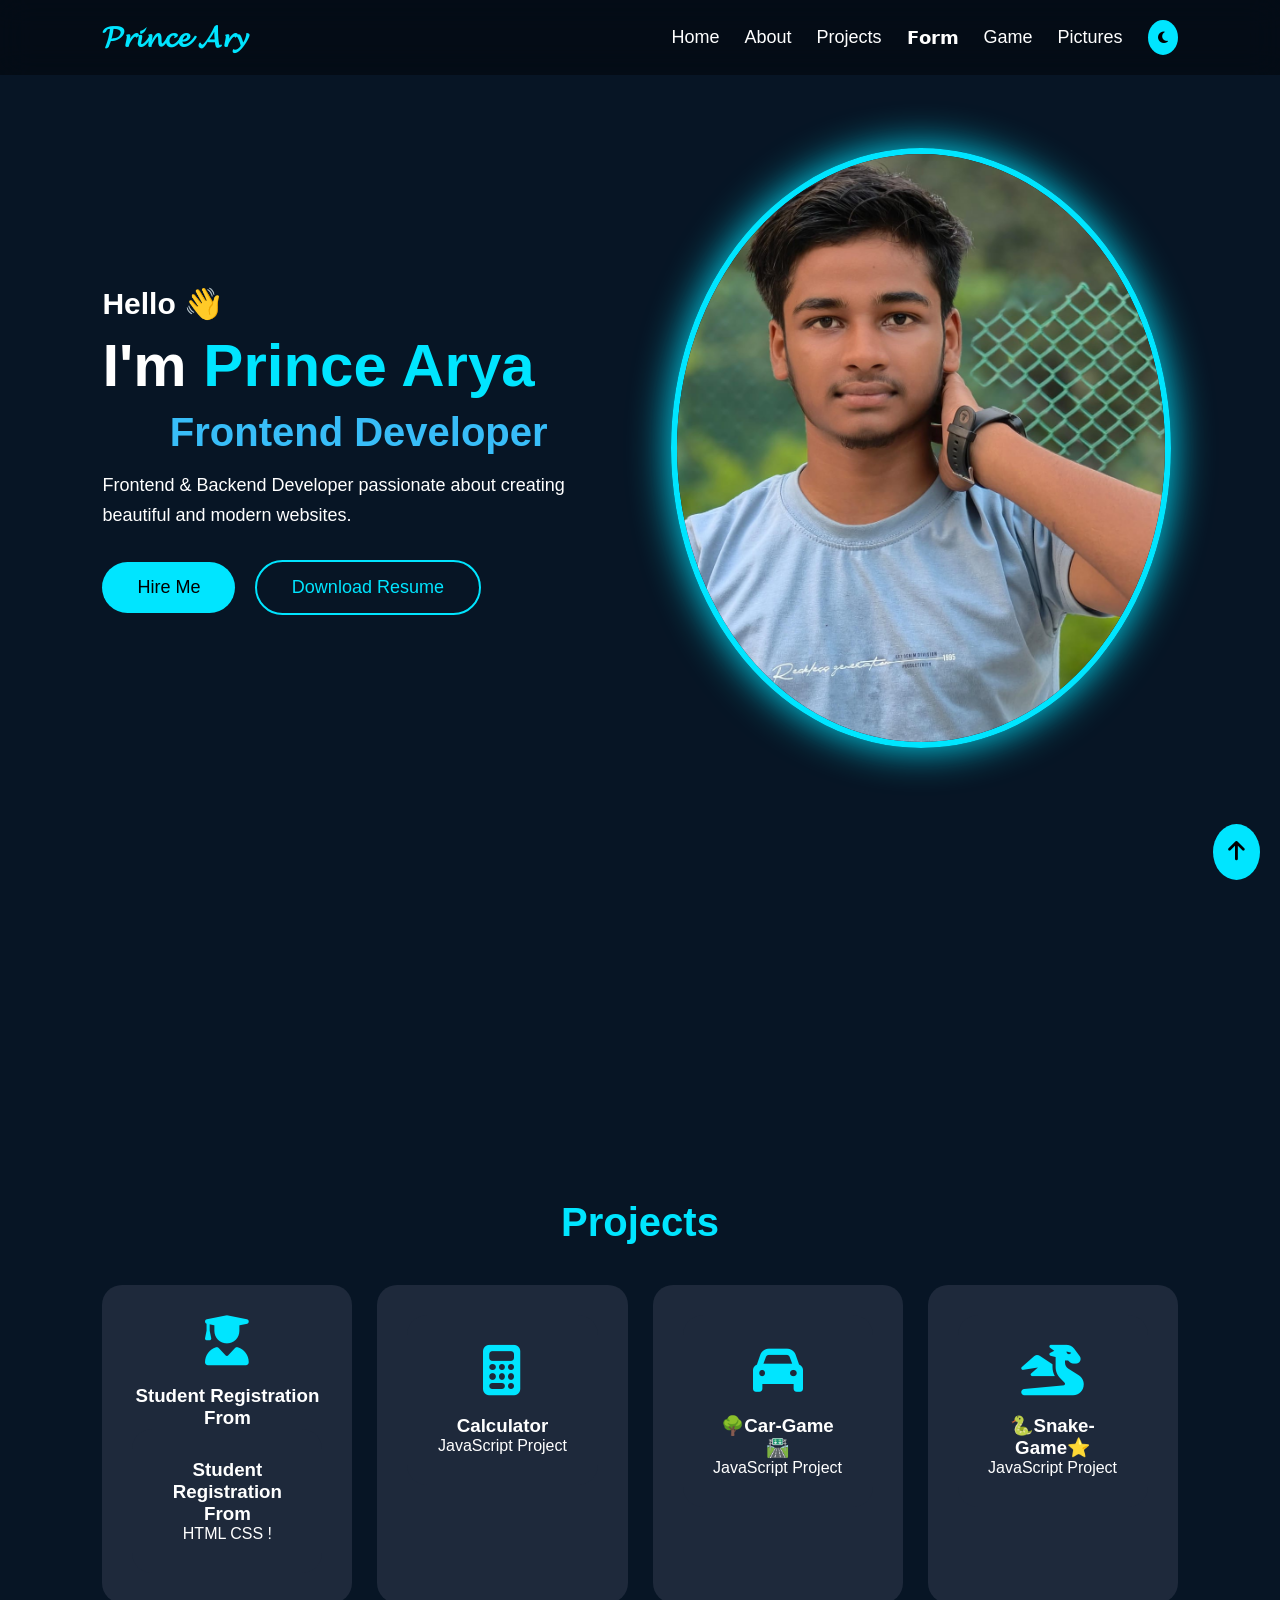
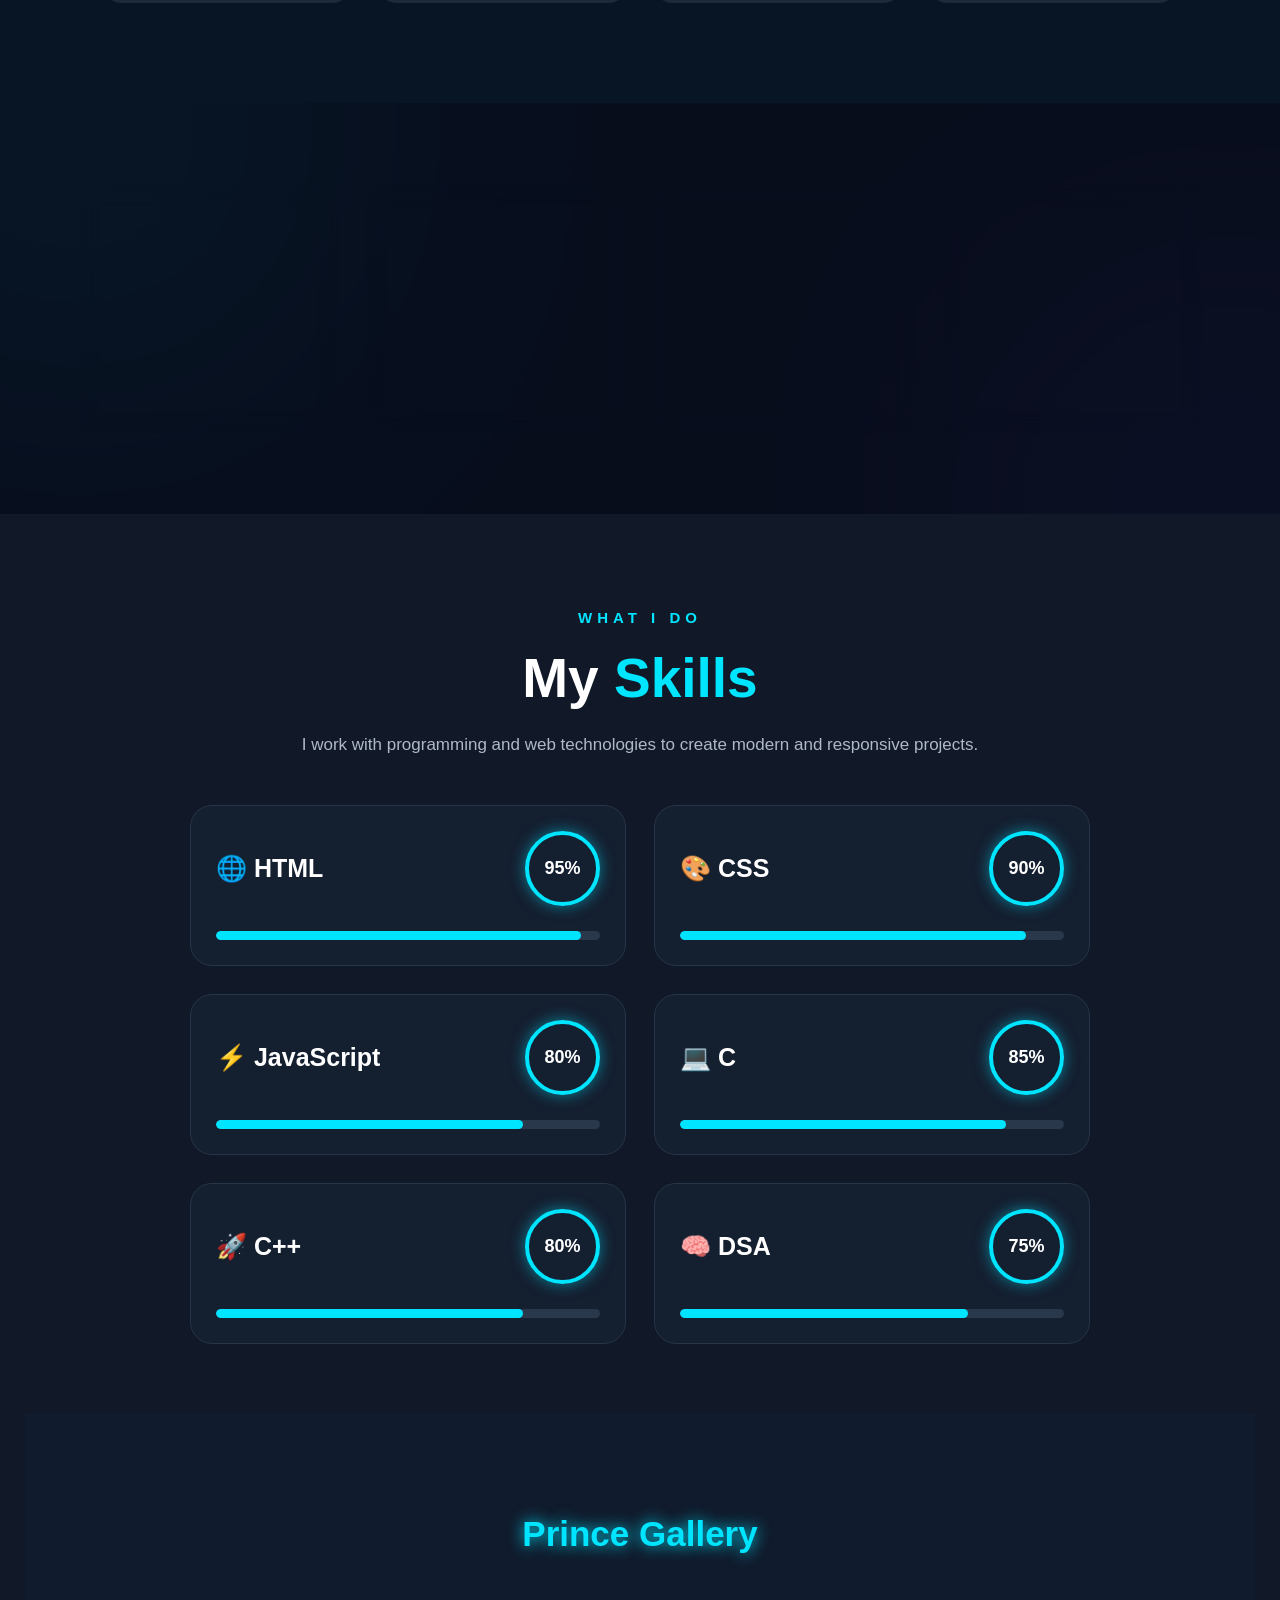
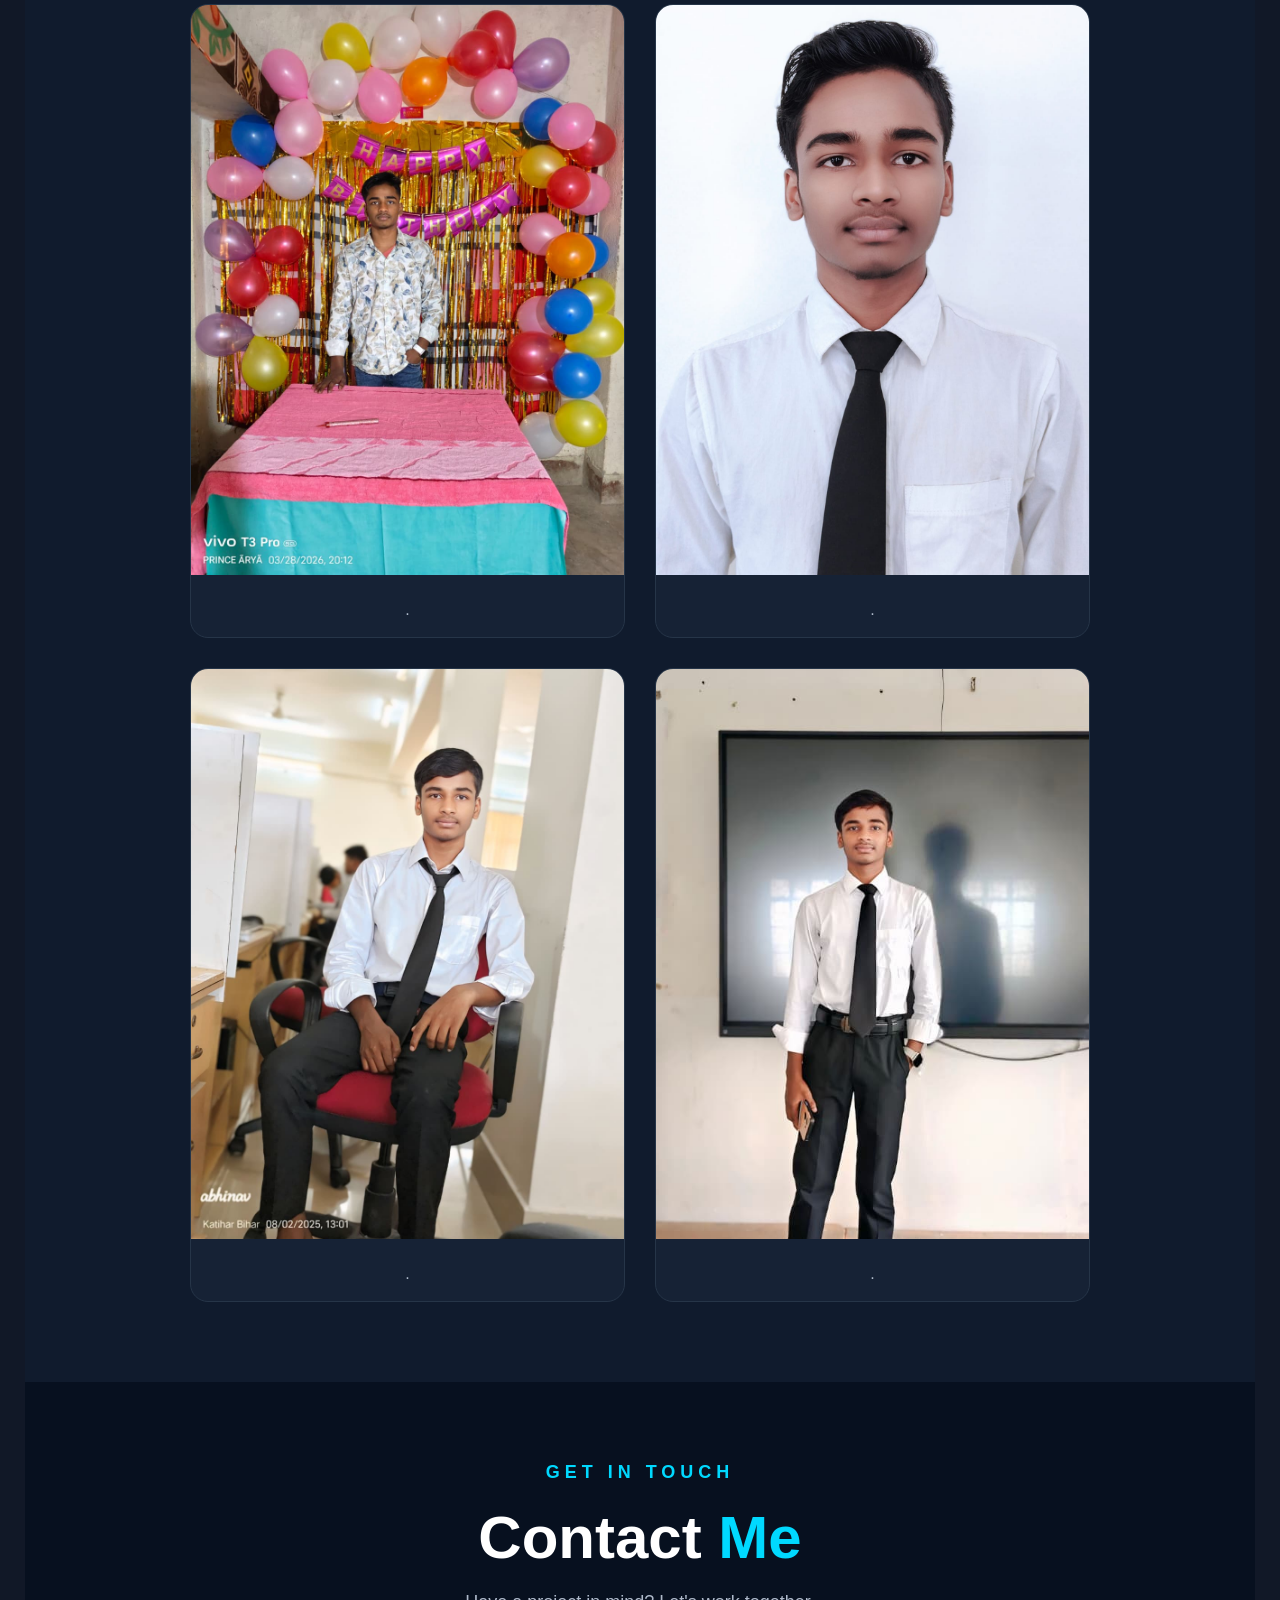
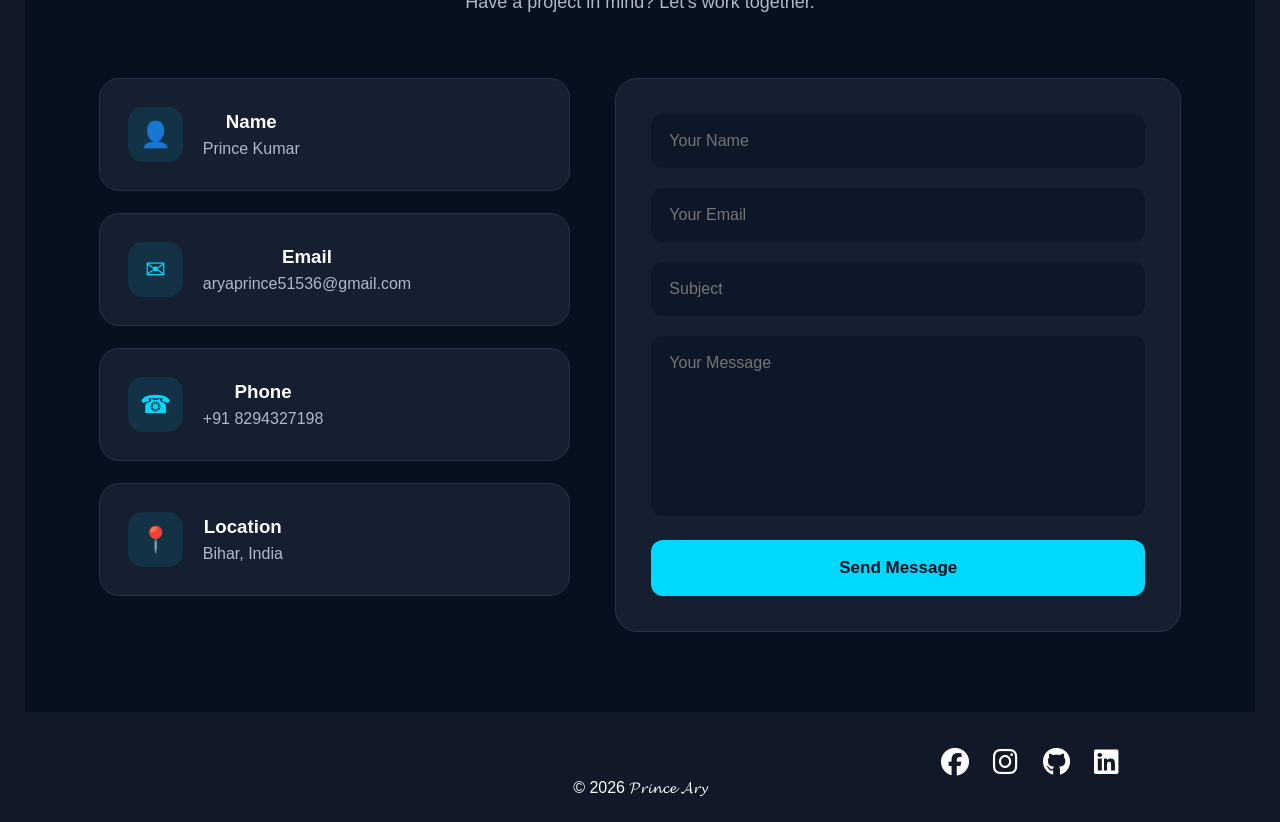
<file: index.html>
<!DOCTYPE html>
<head>
<meta name="viewport" content="width=device-width, initial-scale=1.0">
<title>Prince Arya | Portfolio</title>

<link rel="stylesheet" href="style.css">

<link rel="stylesheet"
href="https://cdnjs.cloudflare.com/ajax/libs/font-awesome/6.5.2/css/all.min.css">

</head>
<meta name="google-site-verification" content="_aAHQvYV5EZyT7HZ7tMUchW8dD4fBL8ma1xrGVbJxU8" />

<body>
<header>

<div class="logo">
𝓟𝓻𝓲𝓷𝓬𝓮 𝓐𝓻𝔂
</div>

<nav>

<a href="#home">Home</a>
<a href="about.html">About</a>
<!-- <a href="#skills">Skills</a> -->
<a href="#projects">Projects</a>
<!-- <a href="#contact">Contact</a> -->
<a href="form.html">𝗙𝗼𝗿𝗺</a>
<a href="game.html">Game</a>
<a href="picture.html">Pictures</a>

<button id="mode">
<i class="fa-solid fa-moon"></i>
</button>

</nav>

</header>

<section class="home" id="home">

<div class="left">

<h3>Hello 👋</h3>

<h1>I'm <span>Prince Arya</span></h1>

<h2 id="typing"></h2>

<p>
Frontend & Backend Developer passionate about creating beautiful and modern websites.
</p>

<div class="btns">

<a href="#contact" class="btn">
Hire Me
</a>

<a href="resume.html" class="btn2" download>
Download Resume
</a>

</div>



</div>
<div class="right">
    <img src ="princeee.jpeg" alt="𝓟𝓻𝓲𝓷𝓬𝓮 𝓐𝓻𝔂" class="profile">
    <!-- <img src="pict/pi4.jpeg" alt="𝓟𝓻𝓲𝓷𝓬𝓮 𝓐𝓻𝔂"> -->
</div>


</section>

<section id="about" class="about">

</section>


</div>

</section>

<section id="projects">

<h2>Projects</h2>

<div class="cards">

<div class="card">

<i class="fa-solid fa-user-graduate"></i>

<h3>Student Registration From</h3>

<a href="form.html" style="text-decoration:none; color:white;">
    <div class="card">
        
        <h3>Student Registration From</h3>
        <p>HTML CSS !</p>
    </div>
</a>
</div>
<!-- 
<div class="card">
    <a href="index.html" style="text-decoration:none; color:white;"></a>

<i class="fa-solid fa-globe"></i>

<h3>Portfolio Website</h3>

<p>Responsive Design</p>

</div> -->

<div class="card">

<a href="calculator.html" style="text-decoration:none;color:white;">
    <div class="card">
        <i class="fa-solid fa-calculator"></i>
        <h3>Calculator</h3>
        <p>JavaScript Project</p>
    </div>

</a>

</div>
<div class="card">

<a href="game.html" style="text-decoration:none;color:white;">
    <div class="card">
        <i class="fa-solid fa-car"></i>
        <h3>🌳Car-Game🛣️</h3>
        <p>JavaScript Project</p>
    </div>

</a>

</div>
<div class="card">

<a href="game2.html" style="text-decoration:none;color:white;">
    <div class="card">
        <!-- <i class="fa-solid fa-calculator"></i> -->
        <i class="fa-solid fa-dragon"></i>
        <h3>🐍Snake-Game⭐</h3>
        <p>JavaScript Project</p>
        
    </div>

</a>

</div>
</div>

        
</section>


<!-- ===== UNIQUE STATS SECTION ===== -->

<section class="stats-section">

    <div class="stats-container">

        <!-- Projects -->
        <div class="stat-card">
            <div class="stat-icon">🚀</div>

            <div class="stat-number">
                50<span>+</span>
            </div>

            <div class="stat-title">
                Projects
            </div>

            <div class="stat-line"></div>
        </div>


        <!-- Certificates -->
        <div class="stat-card">
            <div class="stat-icon">🏆</div>

            <div class="stat-number">
                10<span>+</span>
            </div>

            <div class="stat-title">
                Certificates
            </div>

            <div class="stat-line"></div>
        </div>


        <!-- Dedication -->
        <div class="stat-card">
            <div class="stat-icon">⚡</div>

            <div class="stat-number">
                100<span>%</span>
            </div>

            <div class="stat-title">
                Dedication
            </div>

            <div class="stat-line"></div>
        </div>


        <!-- Coding -->
        <div class="stat-card">
            <div class="stat-icon">💻</div>

            <div class="stat-number">
                8<span>+</span>
            </div>

            <div class="stat-title">
                Technologies
            </div>

            <div class="stat-line"></div>
        </div>

    </div>

</section>
<footer>

<p>
<!-- <div class="social" style="position: relative; left: 400px;">

<a href="#"><i class="fab fa-facebook"></i></a>

<a href="https://www.instagram.com/its__prince_arya01?igsh=cTFlcjRrZjR6aXhi"><i class="fab fa-instagram"></i></a>

<a href="https://www.instagram.com/its__prince_arya01?igsh=cTFlcjRrZjR6aXhi"><i class="fab fa-github"></i></a>

<a href="#"><i class="fab fa-linkedin"></i></a>

</div>
© 2026 𝓟𝓻𝓲𝓷𝓬𝓮 𝓐𝓻𝔂

</p> -->
<!-- ================= SKILLS ================= -->

    <section class="skills-section">

        <div class="small-title">WHAT I DO</div>

        <h1>My <span>Skills</span></h1>

        <p class="description">
            I work with programming and web technologies to create modern and responsive projects.
        </p>

        <div class="skills-container">

            <!-- HTML -->
            <div class="skill-card">
                <div class="skill-top">
                    <div class="skill-name">🌐 HTML</div>
                    <div class="percent">95%</div>
                </div>

                <div class="progress">
                    <div class="progress-bar html"></div>
                </div>
            </div>

            <!-- CSS -->
            <div class="skill-card">
                <div class="skill-top">
                    <div class="skill-name">🎨 CSS</div>
                    <div class="percent">90%</div>
                </div>

                <div class="progress">
                    <div class="progress-bar css"></div>
                </div>
            </div>

            <!-- JavaScript -->
            <div class="skill-card">
                <div class="skill-top">
                    <div class="skill-name">⚡ JavaScript</div>
                    <div class="percent">80%</div>
                </div>

                <div class="progress">
                    <div class="progress-bar javascript"></div>
                </div>
            </div>

            <!-- C -->
            <div class="skill-card">
                <div class="skill-top">
                    <div class="skill-name">💻 C</div>
                    <div class="percent">85%</div>
                </div>

                <div class="progress">
                    <div class="progress-bar c"></div>
                </div>
            </div>

            <!-- C++ -->
            <div class="skill-card">
                <div class="skill-top">
                    <div class="skill-name">🚀 C++</div>
                    <div class="percent">80%</div>
                </div>

                <div class="progress">
                    <div class="progress-bar cpp"></div>
                </div>
            </div>

            <!-- DSA -->
            <div class="skill-card">
                <div class="skill-top">
                    <div class="skill-name">🧠 DSA</div>
                    <div class="percent">75%</div>
                </div>

                <div class="progress">
                    <div class="progress-bar dsa"></div>
                </div>
            </div>

        </div>
    </section>


    <!-- ================= PROJECTS ================= -->

    <section class="projects-section">

        <!-- <div class="small-title">MY WORK</div>

        <h2 class="projects-title">
            Latest <span>Projects</span>
        </h2> -->

        <!-- Prince instead -->
        <div class="prince-name">Prince Gallery</div>

        <p class="description">
            <!-- Some projects that I have designed and developed. -->
        </p>

        <div class="projects-container">

            <div class="project-card">
                <img src="arya1.jpeg" alt="Project 1">
                <div class="project-info">
                    <h3></h3>
                    <p>.</p>
                </div>
            </div>

            <div class="project-card">
                <img src="arya2.jpeg" alt="Project 2">
                <div class="project-info">
                    <h3></h3>
                    <p>.</p>
                </div>
            </div>

            <div class="project-card">
                <img src="arya3.jpeg" alt="Project 3">
                <div class="project-info">
                    <h3></h3>
                    <p>.</p>
                </div>
                
            </div>

            <div class="project-card">
                <img src="arya4.jpeg" alt="Project 3">
                <div class="project-info">
                    <h3></h3>
                    <p>.</p>
                </div>
        </div>

    </section>

    <section class="contact" id="contact">

    <div class="contact-title">
        <span>GET IN TOUCH</span>
        <h1>Contact <b>Me</b></h1>
        <p>Have a project in mind? Let's work together.</p>
    </div>


    <div class="contact-container">

        <!-- LEFT SIDE -->
        <div class="contact-info">

            <div class="info-box">
                <div class="icon">👤</div>
                <div>
                    <h3>Name</h3>
                    <p>Prince Kumar</p>
                </div>
            </div>


            <div class="info-box">
                <div class="icon">✉</div>
                <div>
                    <h3>Email</h3>
                    <p>aryaprince51536@gmail.com</p>
                </div>
            </div>


            <div class="info-box">
                <div class="icon">☎</div>
                <div>
                    <h3>Phone</h3>
                    <p>+91 8294327198</p>
                </div>
            </div>


            <div class="info-box">
                <div class="icon">📍</div>
                <div>
                    <h3>Location</h3>
                    <p>Bihar, India</p>
                </div>
            </div>

        </div>


        <!-- RIGHT SIDE -->
        <div class="contact-form">

            <input
                type="text"
                placeholder="Your Name"
                required
            >

            <input
                type="email"
                placeholder="Your Email"
                required
            >

            <input
                type="text"
                placeholder="Subject"
                required
            >

            <textarea
                placeholder="Your Message"
                required
            ></textarea>

            <button type="submit">
                Send Message
            </button>

        </div>

    </div>

</section>
    <div class="social" style="position: relative; left: 400px;">

<a href="#"><i class="fab fa-facebook"></i></a>

<a href="https://www.instagram.com/its__prince_arya01?igsh=cTFlcjRrZjR6aXhi"><i class="fab fa-instagram"></i></a>

<a href="https://www.instagram.com/its__prince_arya01?igsh=cTFlcjRrZjR6aXhi"><i class="fab fa-github"></i></a>

<a href="#"><i class="fab fa-linkedin"></i></a>

</div>
© 2026 𝓟𝓻𝓲𝓷𝓬𝓮 𝓐𝓻𝔂

</p>
</footer>

<a href="#home" id="top">
<i class="fa-solid fa-arrow-up"></i>
</a>

<script src="prince.js"></script>

</body>
</html>
</file>
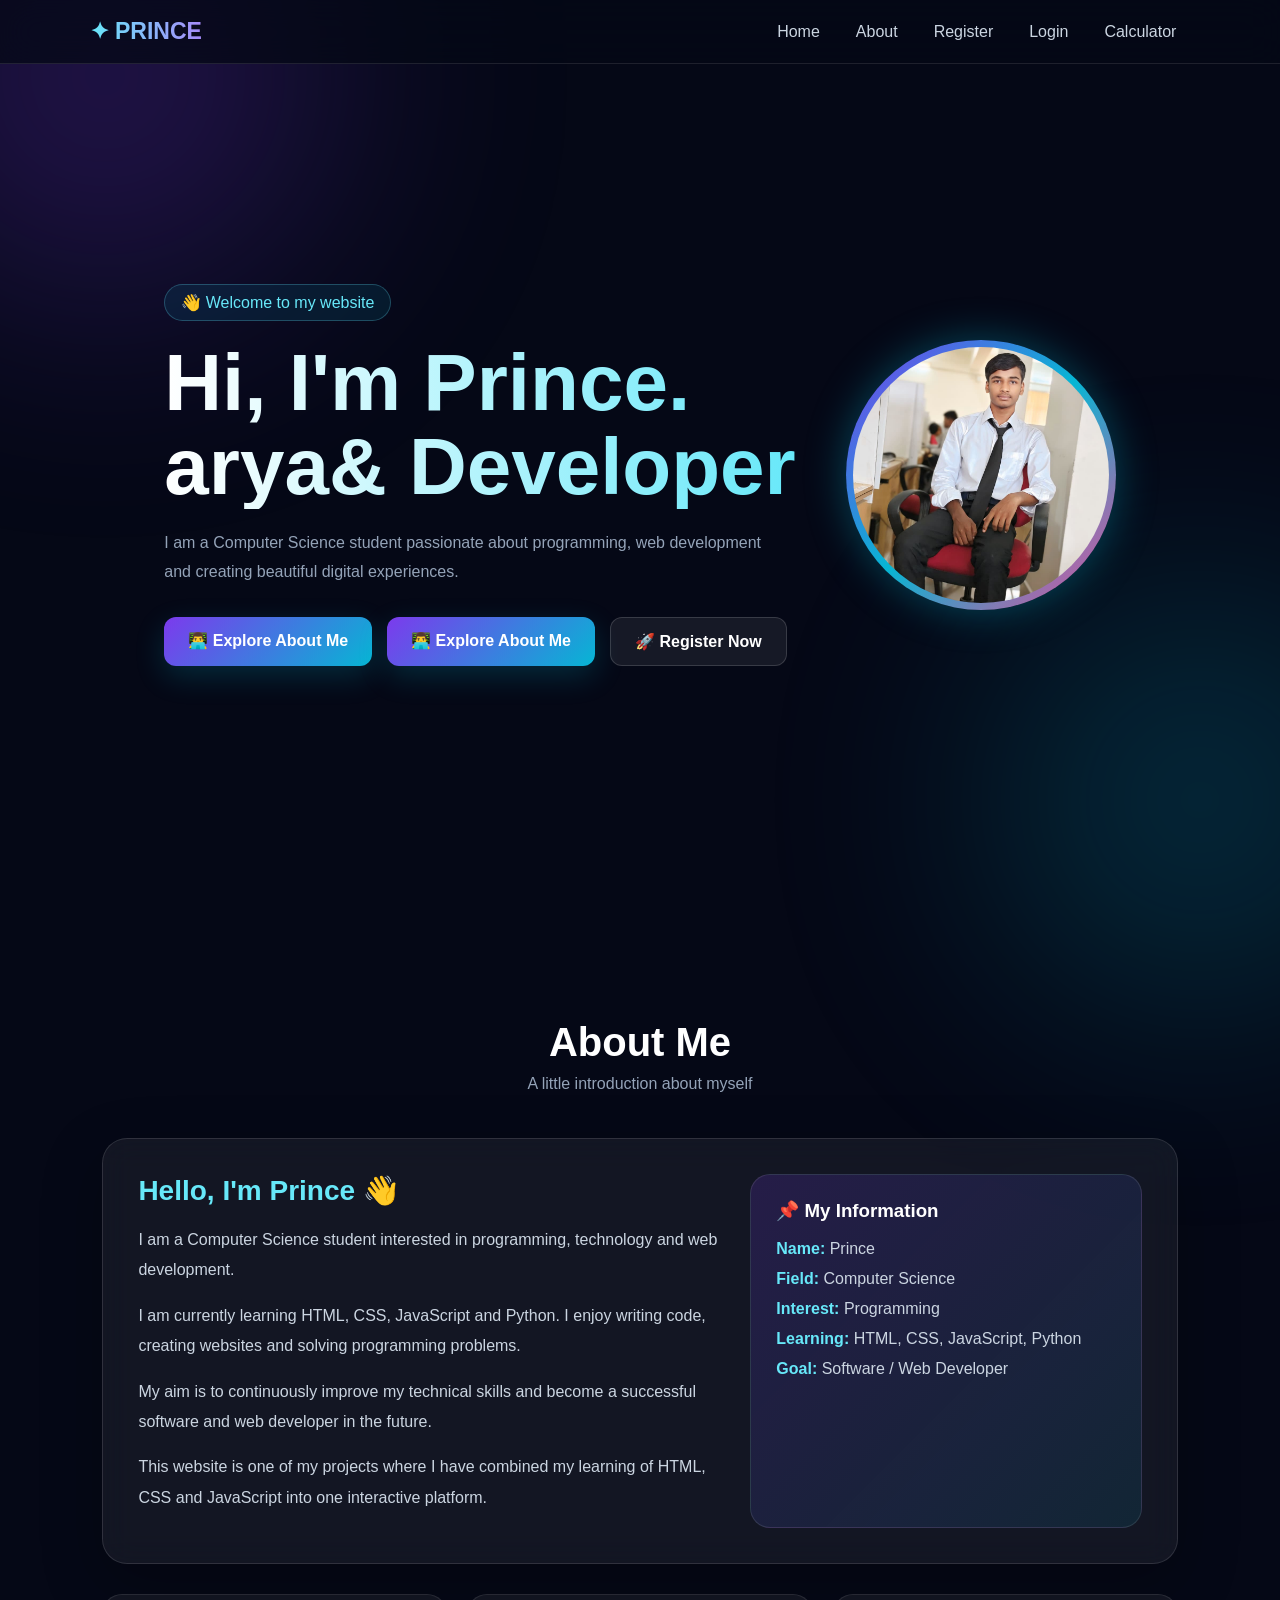
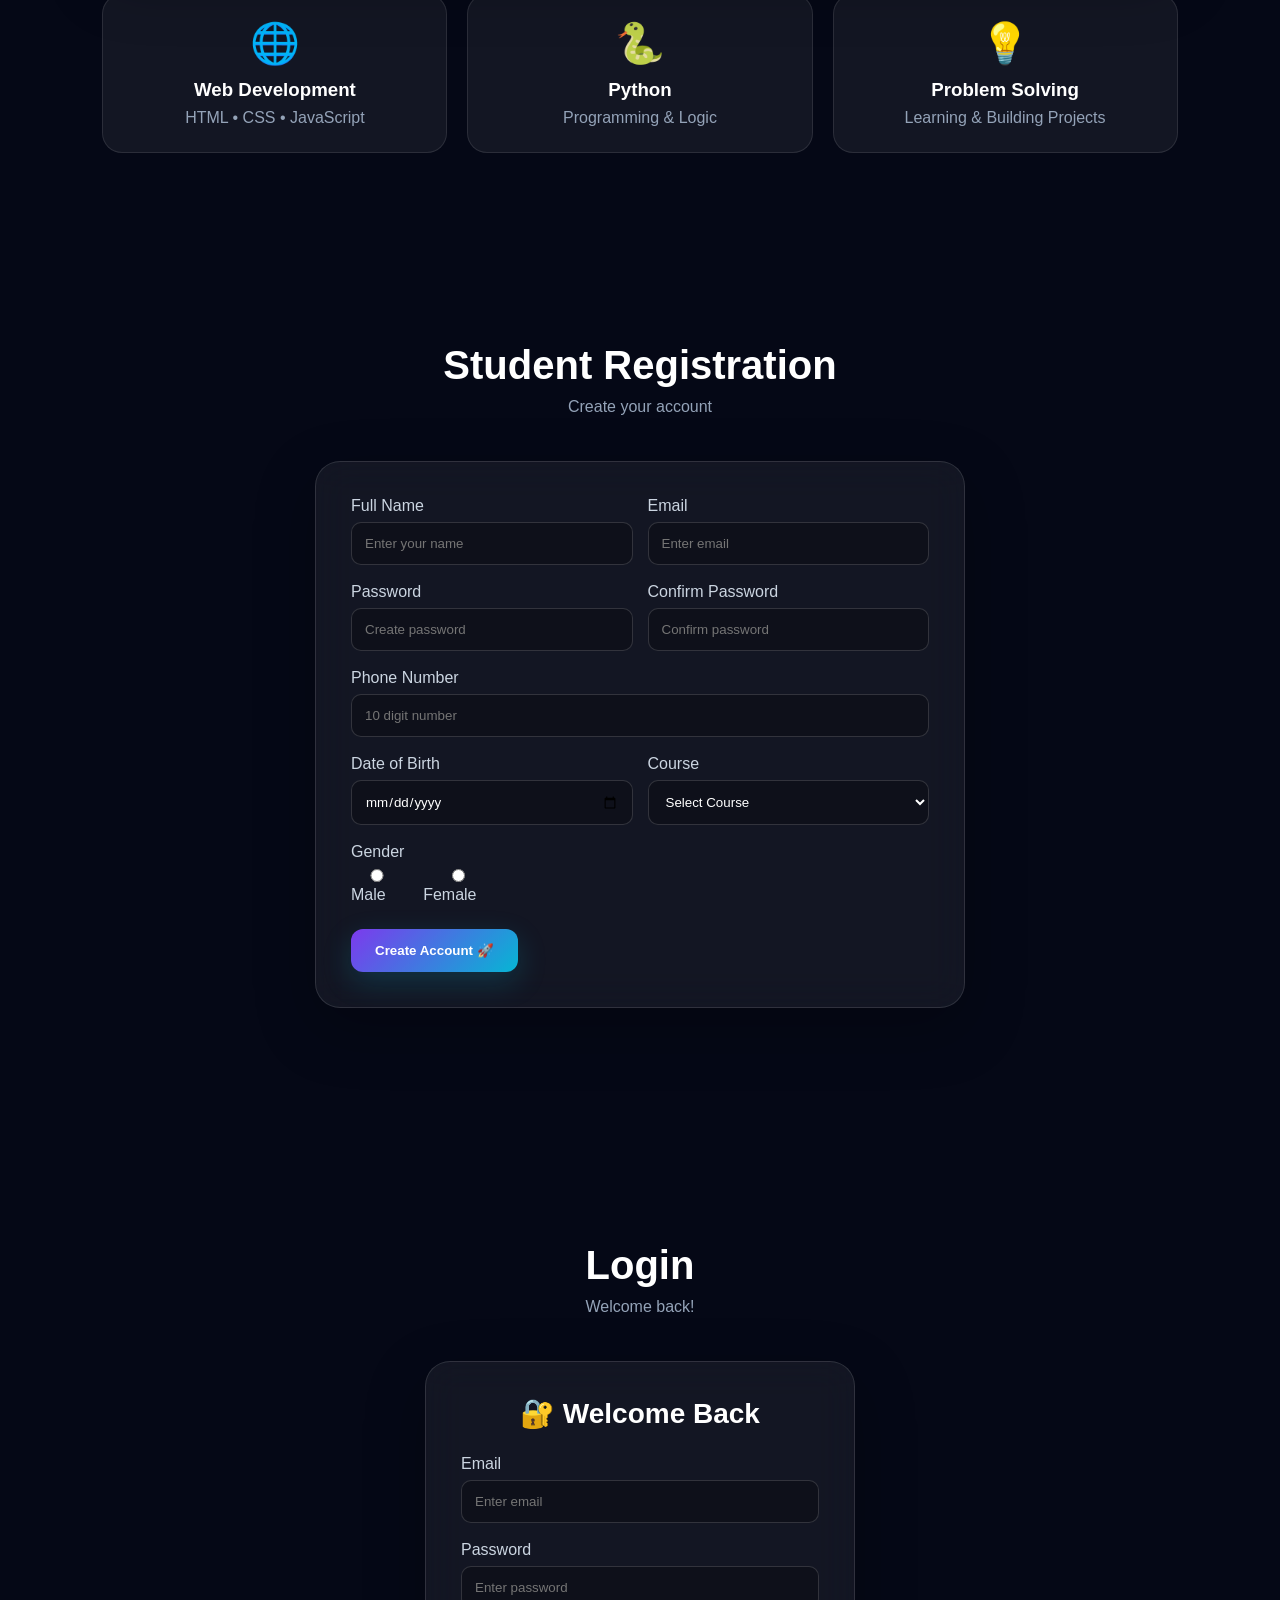
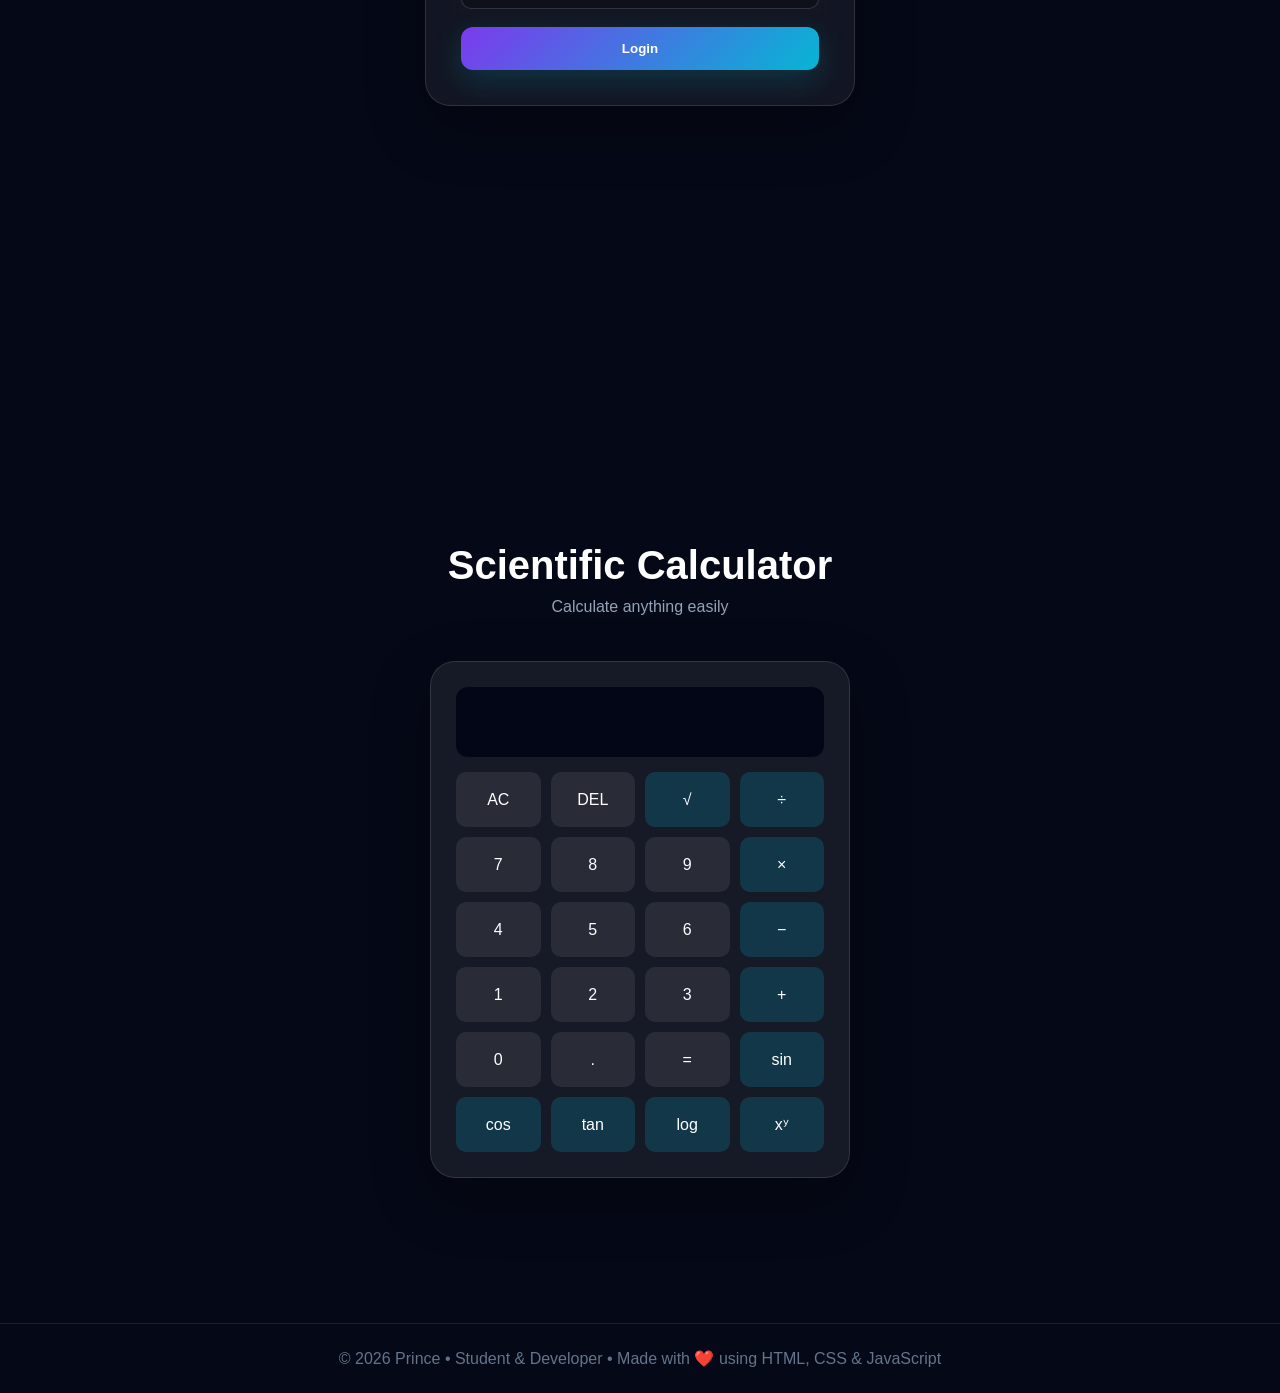
<file: about.html>
<!DOCTYPE html>
<html lang="en">
<head>
<title>Prince | Student Portfolio</title>

<style>

/* =========================
   RESET
========================= */

*{
    margin:0;
    padding:0;
    box-sizing:border-box;
    font-family:Arial, sans-serif;
}

html{
    scroll-behavior:smooth;
}

body{
    color:white;
    background:#050816;
    overflow-x:hidden;
}


/* =========================
   ANIMATED BACKGROUND
========================= */

body::before{
    content:"";
    position:fixed;
    width:450px;
    height:450px;
    border-radius:50%;
    background:#7c3aed;
    filter:blur(130px);
    opacity:.25;
    top:-150px;
    left:-120px;
    z-index:-2;
}

body::after{
    content:"";
    position:fixed;
    width:400px;
    height:400px;
    border-radius:50%;
    background:#06b6d4;
    filter:blur(130px);
    opacity:.22;
    right:-120px;
    bottom:-100px;
    z-index:-2;
}


/* =========================
   NAVBAR
========================= */

nav{
    position:fixed;
    top:0;
    left:0;
    width:100%;
    padding:18px 7%;

    display:flex;
    justify-content:space-between;
    align-items:center;

    background:rgba(5,8,22,.75);
    backdrop-filter:blur(18px);

    border-bottom:1px solid rgba(255,255,255,.1);

    z-index:999;
}

.logo{
    font-size:23px;
    font-weight:bold;

    background:linear-gradient(
        90deg,
        #67e8f9,
        #a78bfa
    );

    -webkit-background-clip:text;
    -webkit-text-fill-color:transparent;
}

nav ul{
    list-style:none;

    display:flex;
    gap:8px;
}

nav ul li a{
    text-decoration:none;
    color:#cbd5e1;

    padding:9px 14px;
    border-radius:9px;

    transition:.3s;
}

nav ul li a:hover{
    color:white;
    background:rgba(103,232,249,.12);
}


/* =========================
   COMMON SECTION
========================= */

section{
    min-height:100vh;
    padding:120px 8% 70px;
}

.container{
    max-width:1100px;
    margin:auto;
}


/* =========================
   HOME
========================= */

#home{
    display:flex;
    align-items:center;
}

.home{
    display:flex;
    justify-content:space-between;
    align-items:center;
    gap:50px;
}

.home-text{
    max-width:650px;
    animation:slideUp 1s ease;
}

.small-title{
    display:inline-block;

    padding:8px 16px;

    border-radius:30px;

    color:#67e8f9;

    background:rgba(6,182,212,.1);

    border:1px solid rgba(103,232,249,.25);

    margin-bottom:20px;
}

.home h1{
    font-size:clamp(45px,7vw,80px);
    line-height:1.05;
    margin-bottom:20px;

    background:
    linear-gradient(
        90deg,
        #fff,
        #67e8f9,
        #a78bfa,
        #fff
    );

    background-size:300%;

    -webkit-background-clip:text;
    -webkit-text-fill-color:transparent;

    animation:gradient 5s linear infinite;
}

.home h1 span{
    color:#67e8f9;
}

.home p{
    color:#94a3b8;
    line-height:1.8;
    font-size:16px;
    max-width:620px;
}

.buttons{
    margin-top:30px;

    display:flex;
    gap:15px;
    flex-wrap:wrap;
}

.btn{
    display:inline-block;

    text-decoration:none;

    padding:14px 24px;

    border-radius:12px;

    color:white;

    font-weight:bold;

    border:none;

    cursor:pointer;

    transition:.3s;
}

.btn-primary{
    background:
    linear-gradient(
        135deg,
        #7c3aed,
        #06b6d4
    );

    box-shadow:0 10px 30px rgba(6,182,212,.2);
}

.btn-secondary{
    background:rgba(255,255,255,.07);
    border:1px solid rgba(255,255,255,.15);
}

.btn:hover{
    transform:translateY(-4px);
    box-shadow:0 15px 35px rgba(6,182,212,.25);
}


/* PROFILE */

.photo-box{
    width:270px;
    height:270px;

    padding:7px;

    border-radius:50%;

    background:
    linear-gradient(
        135deg,
        #7c3aed,
        #06b6d4,
        #ec4899
    );

    box-shadow:
    0 0 40px rgba(6,182,212,.35);

    animation:float 4s ease-in-out infinite;
}

.photo-box img{
    width:100%;
    height:100%;

    object-fit:cover;

    border-radius:50%;

    display:block;
}


/* =========================
   SECTION TITLE
========================= */

.title{
    text-align:center;
    margin-bottom:45px;
}

.title h2{
    font-size:40px;
    margin-bottom:10px;
}

.title p{
    color:#94a3b8;
}


/* =========================
   ABOUT
========================= */

.about-card{
    display:grid;
    grid-template-columns:1.2fr .8fr;
    gap:25px;

    padding:35px;

    border-radius:25px;

    background:rgba(255,255,255,.06);

    backdrop-filter:blur(15px);

    border:1px solid rgba(255,255,255,.12);

    box-shadow:0 20px 60px rgba(0,0,0,.25);
}

.about-text h3{
    color:#67e8f9;
    font-size:28px;
    margin-bottom:18px;
}

.about-text p{
    color:#cbd5e1;
    line-height:1.9;
    margin-bottom:15px;
}

.info{
    padding:25px;

    border-radius:20px;

    background:
    linear-gradient(
        135deg,
        rgba(124,58,237,.18),
        rgba(6,182,212,.1)
    );

    border:1px solid rgba(255,255,255,.1);
}

.info h3{
    margin-bottom:18px;
}

.info p{
    color:#cbd5e1;
    margin:12px 0;
}

.info strong{
    color:#67e8f9;
}


/* =========================
   SKILLS
========================= */

.skills{
    display:grid;
    grid-template-columns:repeat(3,1fr);
    gap:20px;
    margin-top:30px;
}

.skill{
    padding:25px;

    text-align:center;

    border-radius:20px;

    background:rgba(255,255,255,.06);

    border:1px solid rgba(255,255,255,.1);

    transition:.4s;
}

.skill:hover{
    transform:translateY(-8px);
    border-color:#67e8f9;
}

.skill-icon{
    font-size:40px;
    margin-bottom:12px;
}

.skill p{
    color:#94a3b8;
    margin-top:8px;
}


/* =========================
   REGISTRATION
========================= */

.form-box{
    max-width:650px;
    margin:auto;

    padding:35px;

    border-radius:25px;

    background:rgba(255,255,255,.06);

    backdrop-filter:blur(18px);

    border:1px solid rgba(255,255,255,.12);

    box-shadow:0 20px 60px rgba(0,0,0,.25);
}

.form-row{
    display:grid;
    grid-template-columns:1fr 1fr;
    gap:15px;
}

.input-group{
    margin-bottom:18px;
}

.input-group label{
    display:block;
    margin-bottom:7px;
    color:#cbd5e1;
}

.input-group input,
.input-group select{
    width:100%;

    padding:13px;

    border-radius:10px;

    border:1px solid rgba(255,255,255,.15);

    outline:none;

    background:rgba(0,0,0,.25);

    color:white;
}

.input-group input:focus,
.input-group select:focus{
    border-color:#67e8f9;
    box-shadow:0 0 12px rgba(103,232,249,.15);
}

select option{
    color:black;
}

.gender{
    display:flex;
    gap:20px;
    color:#cbd5e1;
}


/* =========================
   LOGIN
========================= */

.login-box{
    max-width:430px;
    margin:auto;

    padding:35px;

    border-radius:25px;

    background:rgba(255,255,255,.06);

    backdrop-filter:blur(18px);

    border:1px solid rgba(255,255,255,.12);

    box-shadow:0 20px 60px rgba(0,0,0,.25);
}

.login-box h3{
    text-align:center;
    font-size:28px;
    margin-bottom:25px;
}


/* =========================
   CALCULATOR
========================= */

.calculator{
    max-width:420px;
    margin:auto;

    padding:25px;

    border-radius:25px;

    background:rgba(255,255,255,.07);

    border:1px solid rgba(255,255,255,.12);

    box-shadow:0 20px 60px rgba(0,0,0,.3);
}

#display{
    width:100%;

    height:70px;

    margin-bottom:15px;

    padding:15px;

    border:none;

    outline:none;

    border-radius:12px;

    background:#020617;

    color:#67e8f9;

    font-size:25px;

    text-align:right;
}

.buttons-grid{
    display:grid;
    grid-template-columns:repeat(4,1fr);
    gap:10px;
}

.calc-btn{
    height:55px;

    border:none;

    border-radius:10px;

    background:rgba(255,255,255,.08);

    color:white;

    font-size:16px;

    cursor:pointer;

    transition:.2s;
}

.calc-btn:hover{
    background:#7c3aed;
    transform:scale(1.04);
}

.operator{
    background:rgba(6,182,212,.2);
}


/* =========================
   FOOTER
========================= */

footer{
    padding:25px;

    text-align:center;

    color:#64748b;

    border-top:1px solid rgba(255,255,255,.1);
}


/* =========================
   ANIMATIONS
========================= */

@keyframes slideUp{
    from{
        opacity:0;
        transform:translateY(40px);
    }

    to{
        opacity:1;
        transform:translateY(0);
    }
}

@keyframes gradient{
    0%{
        background-position:0%;
    }

    100%{
        background-position:300%;
    }
}

@keyframes float{

    0%,100%{
        transform:translateY(0);
    }

    50%{
        transform:translateY(-15px);
    }
}


/* =========================
   RESPONSIVE
========================= */

@media(max-width:800px){

    nav{
        flex-direction:column;
        gap:12px;
    }

    nav ul{
        flex-wrap:wrap;
        justify-content:center;
    }

    .home{
        flex-direction:column-reverse;
        text-align:center;
    }

    .buttons{
        justify-content:center;
    }

    .photo-box{
        width:190px;
        height:190px;
    }

    .about-card{
        grid-template-columns:1fr;
    }

    .skills{
        grid-template-columns:1fr;
    }

    .form-row{
        grid-template-columns:1fr;
    }

}

</style>
</head>


<body>


<!-- =========================
     NAVBAR
========================= -->

<nav>

    <div class="logo">
        ✦ PRINCE
    </div>

    <ul>

        <li>
            <a href="#home">Home</a>
        </li>

        <li>
            <a href="#about">About</a>
        </li>

        <li>
            <a href="#register">Register</a>
        </li>

        <li>
            <a href="#login">Login</a>
        </li>

        <li>
            <a href="#calculator">Calculator</a>
        </li>

    </ul>

</nav>



<!-- =========================
     HOME
========================= -->

<section id="home">

<div class="container home">


    <div class="home-text">

        <span class="small-title">
            👋 Welcome to my website
        </span>

        <h1>
            Hi, I'm
            <span>Prince.</span>
            <br>
            arya& Developer
        </h1>

        <p>

            I am a Computer Science student
            passionate about programming,
            web development and creating
            beautiful digital experiences.

        </p>


        <div class="buttons">

            <a
                href="#about"
                class="btn btn-primary">

                👨‍💻 Explore About Me

            </a>
     <a
                href="index.html"
                class="btn btn-primary">

                👨‍💻 Explore About Me

            </a>
            <a
                href="#register"
                class="btn btn-secondary">

                🚀 Register Now

            </a>

        </div>

    </div>


    <div class="photo-box">

        <img
            src="arya3.jpeg"
            alt="Prince Photo">

    </div>


</div>

</section>



<!-- =========================
     ABOUT
========================= -->

<section id="about">

<div class="container">


    <div class="title">

        <h2>
            About Me
        </h2>

        <p>
            A little introduction about myself
        </p>

    </div>


    <div class="about-card">


        <div class="about-text">

            <h3>
                Hello, I'm Prince 👋
            </h3>

            <p>

                I am a Computer Science student
                interested in programming,
                technology and web development.

            </p>

            <p>

                I am currently learning
                HTML, CSS, JavaScript and Python.
                I enjoy writing code, creating
                websites and solving programming
                problems.

            </p>

            <p>

                My aim is to continuously improve
                my technical skills and become
                a successful software and web
                developer in the future.

            </p>

            <p>

                This website is one of my projects
                where I have combined my learning
                of HTML, CSS and JavaScript into
                one interactive platform.

            </p>

        </div>


        <div class="info">

            <h3>
                📌 My Information
            </h3>

            <p>
                <strong>Name:</strong>
                Prince
            </p>

            <p>
                <strong>Field:</strong>
                Computer Science
            </p>

            <p>
                <strong>Interest:</strong>
                Programming
            </p>

            <p>
                <strong>Learning:</strong>
                HTML, CSS, JavaScript, Python
            </p>

            <p>
                <strong>Goal:</strong>
                Software / Web Developer
            </p>

        </div>

    </div>


    <div class="skills">


        <div class="skill">

            <div class="skill-icon">
                🌐
            </div>

            <h3>
                Web Development
            </h3>

            <p>
                HTML • CSS • JavaScript
            </p>

        </div>


        <div class="skill">

            <div class="skill-icon">
                🐍
            </div>

            <h3>
                Python
            </h3>

            <p>
                Programming & Logic
            </p>

        </div>


        <div class="skill">

            <div class="skill-icon">
                💡
            </div>

            <h3>
                Problem Solving
            </h3>

            <p>
                Learning & Building Projects
            </p>

        </div>


    </div>

</div>

</section>



<!-- =========================
     REGISTER
========================= -->

<section id="register">

<div class="container">


    <div class="title">

        <h2>
            Student Registration
        </h2>

        <p>
            Create your account
        </p>

    </div>


    <form
        class="form-box"
        onsubmit="registerUser(event)">


        <div class="form-row">

            <div class="input-group">

                <label>
                    Full Name
                </label>

                <input
                    type="text"
                    id="name"
                    placeholder="Enter your name"
                    required>

            </div>


            <div class="input-group">

                <label>
                    Email
                </label>

                <input
                    type="email"
                    placeholder="Enter email"
                    required>

            </div>

        </div>


        <div class="form-row">

            <div class="input-group">

                <label>
                    Password
                </label>

                <input
                    type="password"
                    id="password"
                    placeholder="Create password"
                    required>

            </div>


            <div class="input-group">

                <label>
                    Confirm Password
                </label>

                <input
                    type="password"
                    id="confirm"
                    placeholder="Confirm password"
                    required>

            </div>

        </div>


        <div class="input-group">

            <label>
                Phone Number
            </label>

            <input
                type="tel"
                pattern="[0-9]{10}"
                placeholder="10 digit number"
                required>

        </div>


        <div class="form-row">

            <div class="input-group">

                <label>
                    Date of Birth
                </label>

                <input
                    type="date"
                    required>

            </div>


            <div class="input-group">

                <label>
                    Course
                </label>

                <select required>

                    <option value="">
                        Select Course
                    </option>

                    <option>
                        Computer Science
                    </option>

                    <option>
                        Mathematics
                    </option>

                    <option>
                        Physics
                    </option>

                </select>

            </div>

        </div>


        <div class="input-group">

            <label>
                Gender
            </label>

            <div class="gender">

                <label>
                    <input
                        type="radio"
                        name="gender"
                        required>
                    Male
                </label>

                <label>
                    <input
                        type="radio"
                        name="gender">
                    Female
                </label>

            </div>

        </div>


        <button
            type="submit"
            class="btn btn-primary">

            Create Account 🚀

        </button>


    </form>

</div>

</section>



<!-- =========================
     LOGIN
========================= -->

<section id="login">

<div class="container">


    <div class="title">

        <h2>
            Login
        </h2>

        <p>
            Welcome back!
        </p>

    </div>


    <form
        class="login-box"
        onsubmit="loginUser(event)">

        <h3>
            🔐 Welcome Back
        </h3>


        <div class="input-group">

            <label>
                Email
            </label>

            <input
                type="email"
                placeholder="Enter email"
                required>

        </div>


        <div class="input-group">

            <label>
                Password
            </label>

            <input
                type="password"
                placeholder="Enter password"
                required>

        </div>


        <button
            type="submit"
            class="btn btn-primary"
            style="width:100%;">

            Login

        </button>

    </form>

</div>

</section>



<!-- =========================
     CALCULATOR
========================= -->

<section id="calculator">

<div class="container">


    <div class="title">

        <h2>
            Scientific Calculator
        </h2>

        <p>
            Calculate anything easily
        </p>

    </div>


    <div class="calculator">

        <input
            type="text"
            id="display"
            readonly>


        <div class="buttons-grid">

            <button
                class="calc-btn"
                onclick="clearDisplay()">
                AC
            </button>

            <button
                class="calc-btn"
                onclick="backspace()">
                DEL
            </button>

            <button
                class="calc-btn operator"
                onclick="calculate('Math.sqrt')">
                √
            </button>

            <button
                class="calc-btn operator"
                onclick="add('/')">
                ÷
            </button>


            <button
                class="calc-btn"
                onclick="add('7')">
                7
            </button>

            <button
                class="calc-btn"
                onclick="add('8')">
                8
            </button>

            <button
                class="calc-btn"
                onclick="add('9')">
                9
            </button>

            <button
                class="calc-btn operator"
                onclick="add('*')">
                ×
            </button>


            <button
                class="calc-btn"
                onclick="add('4')">
                4
            </button>

            <button
                class="calc-btn"
                onclick="add('5')">
                5
            </button>

            <button
                class="calc-btn"
                onclick="add('6')">
                6
            </button>

            <button
                class="calc-btn operator"
                onclick="add('-')">
                −
            </button>


            <button
                class="calc-btn"
                onclick="add('1')">
                1
            </button>

            <button
                class="calc-btn"
                onclick="add('2')">
                2
            </button>

            <button
                class="calc-btn"
                onclick="add('3')">
                3
            </button>

            <button
                class="calc-btn operator"
                onclick="add('+')">
                +
            </button>


            <button
                class="calc-btn"
                onclick="add('0')">
                0
            </button>

            <button
                class="calc-btn"
                onclick="add('.')">
                .
            </button>

            <button
                class="calc-btn"
                onclick="calculateResult()">
                =
            </button>

            <button
                class="calc-btn operator"
                onclick="calculate('Math.sin')">
                sin
            </button>


            <button
                class="calc-btn operator"
                onclick="calculate('Math.cos')">
                cos
            </button>

            <button
                class="calc-btn operator"
                onclick="calculate('Math.tan')">
                tan
            </button>

            <button
                class="calc-btn operator"
                onclick="calculate('Math.log10')">
                log
            </button>

            <button
                class="calc-btn operator"
                onclick="add('**')">
                xʸ
            </button>

        </div>

    </div>

</div>

</section>



<!-- =========================
     FOOTER
========================= -->

<footer>

    © 2026 Prince
    • Student & Developer
    • Made with ❤️ using HTML, CSS & JavaScript

</footer>



<script>

/* =========================
   REGISTRATION
========================= */

function registerUser(event){

    event.preventDefault();

    let name =
        document.getElementById("name").value;

    let password =
        document.getElementById("password").value;

    let confirm =
        document.getElementById("confirm").value;


    /* Name validation */

    if(!/^[A-Za-z ]+$/.test(name)){

        alert(
            "⚠️ Please enter a valid name.\nNumbers are not allowed in the name."
        );

        return;
    }


    /* Password check */

    if(password !== confirm){

        alert(
            "❌ Password and Confirm Password do not match!"
        );

        return;
    }


    /* Success */

    alert(
        "🎉 Registration Successful!\n\nWelcome, "
        + name
        + "!"
    );

    event.target.reset();

}



/* =========================
   LOGIN
========================= */

function loginUser(event){

    event.preventDefault();

    alert(
        "✅ Login Successful!\n\nWelcome back! 👋"
    );

    event.target.reset();

}



/* =========================
   CALCULATOR
========================= */

let display =
    document.getElementById("display");


function add(value){

    display.value += value;

}


function clearDisplay(){

    display.value = "";

}


function backspace(){

    display.value =
        display.value.slice(0,-1);

}


function calculateResult(){

    try{

        display.value =
            eval(display.value);

    }

    catch{

        display.value =
            "Error";

    }

}


function calculate(type){

    let value =
        parseFloat(display.value);

    if(isNaN(value)){

        display.value = "Error";

        return;

    }


    if(type === "Math.sqrt")
        display.value = Math.sqrt(value);

    if(type === "Math.sin")
        display.value =
            Math.sin(value * Math.PI / 180);

    if(type === "Math.cos")
        display.value =
            Math.cos(value * Math.PI / 180);

    if(type === "Math.tan")
        display.value =
            Math.tan(value * Math.PI / 180);

    if(type === "Math.log10")
        display.value =
            Math.log10(value);

}

</script>

</body>
</html>
</file>
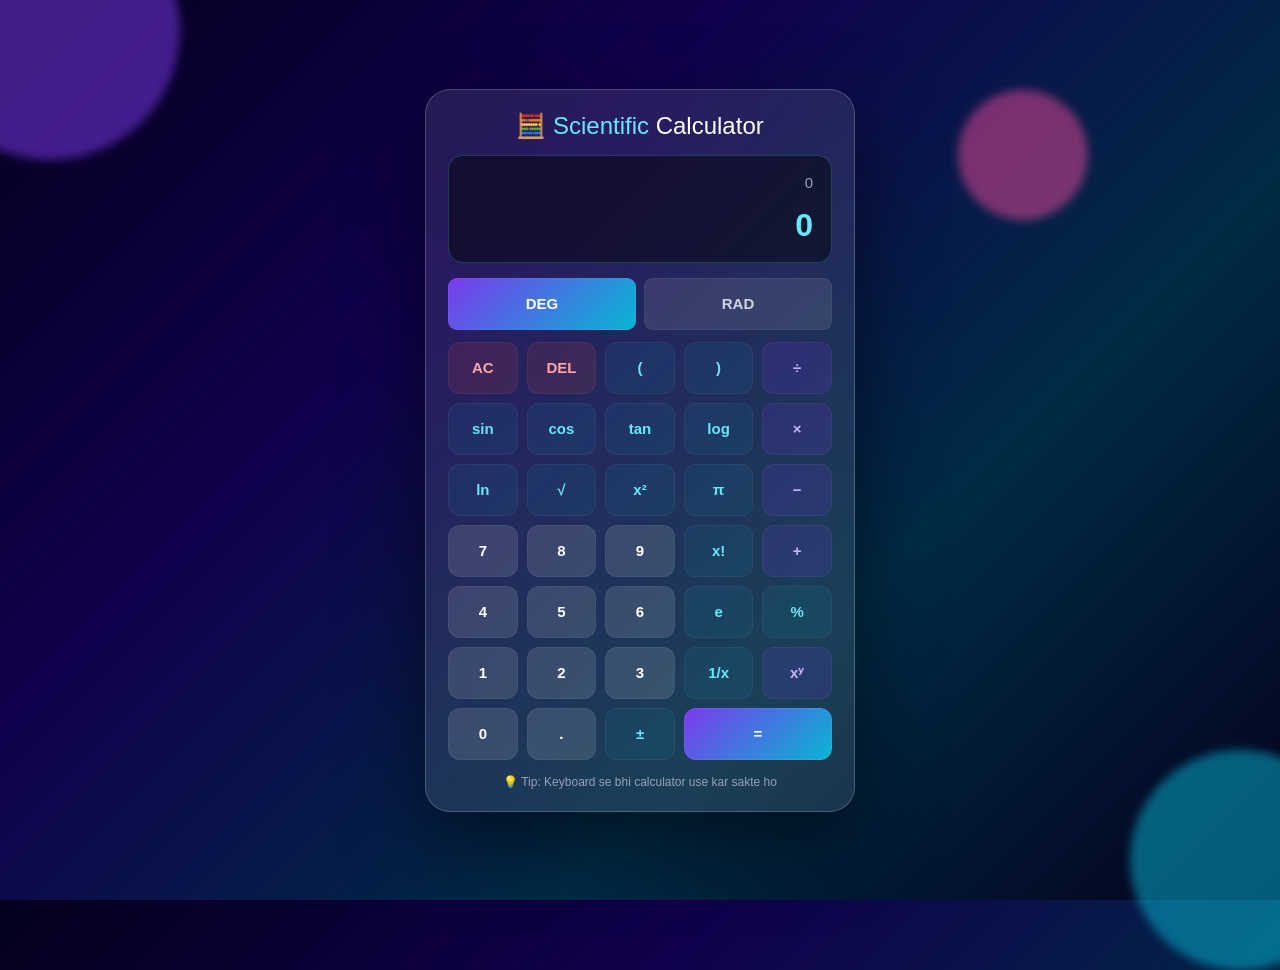
<file: calculator.html>
<!DOCTYPE html>
<html >

<head>

    
    <meta name="viewport" content="width=device-width, initial-scale=1.0">

    <title>Scientific Calculator</title>

    <style>

        * {
            margin: 0;
            padding: 0;
            box-sizing: border-box;
        }

        body {
            min-height: 100vh;

            display: flex;
            justify-content: center;
            align-items: center;

            font-family: Arial, sans-serif;

            background:
                linear-gradient(
                    135deg,
                    #05001c,
                    #10004d,
                    #002b45,
                    #05001c
                );

            overflow: hidden;

            position: relative;
        }

        /* Background circles */

        .circle {
            position: absolute;

            border-radius: 50%;

            filter: blur(5px);

            opacity: 0.5;

            animation: float 8s infinite ease-in-out;
        }

        .circle1 {
            width: 260px;
            height: 260px;

            background: #7c3aed;

            top: -100px;
            left: -80px;
        }

        .circle2 {
            width: 220px;
            height: 220px;

            background: #06b6d4;

            right: -70px;
            bottom: -70px;

            animation-delay: 2s;
        }

        .circle3 {
            width: 130px;
            height: 130px;

            background: #ec4899;

            right: 15%;
            top: 10%;

            animation-delay: 4s;
        }

        @keyframes float {

            0% {
                transform: translateY(0) scale(1);
            }

            50% {
                transform: translateY(-30px) scale(1.1);
            }

            100% {
                transform: translateY(0) scale(1);
            }
        }

        /* Calculator */

        .calculator {

            width: 430px;

            padding: 22px;

            border-radius: 25px;

            background:
                rgba(255,255,255,0.10);

            backdrop-filter: blur(20px);

            border:
                1px solid
                rgba(255,255,255,0.2);

            box-shadow:
                0 30px 80px
                rgba(0,0,0,0.5);

            position: relative;

            z-index: 5;

            animation: appear 0.8s ease;
        }

        @keyframes appear {

            from {
                opacity: 0;
                transform: translateY(40px) scale(0.9);
            }

            to {
                opacity: 1;
                transform: translateY(0) scale(1);
            }
        }

        /* Header */

        .title {
            text-align: center;

            color: white;

            font-size: 24px;

            margin-bottom: 15px;
        }

        .title span {
            color: #67e8f9;
        }

        /* Display */

        .display {

            width: 100%;

            min-height: 100px;

            padding: 18px;

            margin-bottom: 15px;

            border-radius: 15px;

            background:
                rgba(0,0,0,0.45);

            border:
                1px solid
                rgba(103,232,249,0.2);

            color: white;

            text-align: right;

            overflow: hidden;
        }

        #expression {

            min-height: 25px;

            color: #94a3b8;

            font-size: 15px;

            overflow-x: auto;
        }

        #result {

            margin-top: 8px;

            font-size: 32px;

            font-weight: bold;

            color: #67e8f9;

            overflow-x: auto;
        }

        /* Mode */

        .top-buttons {

            display: flex;

            gap: 8px;

            margin-bottom: 12px;
        }

        .mode {

            flex: 1;

            padding: 10px;

            border: none;

            border-radius: 9px;

            background:
                rgba(255,255,255,0.1);

            color: #cbd5e1;

            cursor: pointer;

            transition: 0.3s;
        }

        .mode.active {

            background:
                linear-gradient(
                    135deg,
                    #7c3aed,
                    #06b6d4
                );

            color: white;

            font-weight: bold;
        }

        /* Buttons */

        .buttons {

            display: grid;

            grid-template-columns:
                repeat(5, 1fr);

            gap: 9px;
        }

        button {

            height: 52px;

            border: none;

            border-radius: 12px;

            cursor: pointer;

            font-size: 15px;

            font-weight: bold;

            color: white;

            background:
                rgba(255,255,255,0.09);

            transition: 0.2s;

            box-shadow:
                inset 0 0 0 1px
                rgba(255,255,255,0.05);
        }

        button:hover {

            transform: translateY(-3px);

            background:
                rgba(103,232,249,0.2);

            box-shadow:
                0 5px 15px
                rgba(6,182,212,0.2);
        }

        button:active {

            transform: scale(0.94);
        }

        .function {

            color: #67e8f9;

            background:
                rgba(6,182,212,0.08);
        }

        .operator {

            color: #c4b5fd;

            background:
                rgba(124,58,237,0.15);
        }

        .clear {

            color: #fca5a5;

            background:
                rgba(239,68,68,0.12);
        }

        .equal {

            background:
                linear-gradient(
                    135deg,
                    #7c3aed,
                    #06b6d4
                );

            grid-column:
                span 2;
        }

        .number {

            background:
                rgba(255,255,255,0.12);
        }

        /* History */

        .history {

            margin-top: 15px;

            color: #94a3b8;

            font-size: 12px;

            text-align: center;
        }

        /* Mobile */

        @media(max-width: 480px) {

            .calculator {

                width: 95%;

                padding: 15px;
            }

            button {

                height: 47px;

                font-size: 13px;
            }

            #result {

                font-size: 26px;
            }
        }

    </style>

</head>


<body>


    <!-- Animated Background -->

    <div class="circle circle1"></div>
    <div class="circle circle2"></div>
    <div class="circle circle3"></div>


    <!-- Calculator -->

    <div class="calculator">

        <div class="title">
            🧮 <span>Scientific</span> Calculator
        </div>


        <!-- Display -->

        <div class="display">

            <div id="expression">
                0
            </div>

            <div id="result">
                0
            </div>

        </div>


        <!-- DEG / RAD -->

        <div class="top-buttons">

            <button
                class="mode active"
                id="deg"
                onclick="setMode('DEG')">
                DEG
            </button>

            <button
                class="mode"
                id="rad"
                onclick="setMode('RAD')">
                RAD
            </button>

        </div>


        <!-- Buttons -->

        <div class="buttons">


            <!-- Row 1 -->

            <button
                class="clear"
                onclick="clearAll()">
                AC
            </button>

            <button
                class="clear"
                onclick="backspace()">
                DEL
            </button>

            <button
                class="function"
                onclick="insert('(')">
                (
            </button>

            <button
                class="function"
                onclick="insert(')')">
                )
            </button>

            <button
                class="operator"
                onclick="insert('/')">
                ÷
            </button>


            <!-- Row 2 -->

            <button
                class="function"
                onclick="calculateFunction('sin')">
                sin
            </button>

            <button
                class="function"
                onclick="calculateFunction('cos')">
                cos
            </button>

            <button
                class="function"
                onclick="calculateFunction('tan')">
                tan
            </button>

            <button
                class="function"
                onclick="calculateFunction('log')">
                log
            </button>

            <button
                class="operator"
                onclick="insert('*')">
                ×
            </button>


            <!-- Row 3 -->

            <button
                class="function"
                onclick="calculateFunction('ln')">
                ln
            </button>

            <button
                class="function"
                onclick="squareRoot()">
                √
            </button>

            <button
                class="function"
                onclick="square()">
                x²
            </button>

            <button
                class="function"
                onclick="insert('Math.PI')">
                π
            </button>

            <button
                class="operator"
                onclick="insert('-')">
                −
            </button>


            <!-- Row 4 -->

            <button
                class="number"
                onclick="insert('7')">
                7
            </button>

            <button
                class="number"
                onclick="insert('8')">
                8
            </button>

            <button
                class="number"
                onclick="insert('9')">
                9
            </button>

            <button
                class="function"
                onclick="factorial()">
                x!
            </button>

            <button
                class="operator"
                onclick="insert('+')">
                +
            </button>


            <!-- Row 5 -->

            <button
                class="number"
                onclick="insert('4')">
                4
            </button>

            <button
                class="number"
                onclick="insert('5')">
                5
            </button>

            <button
                class="number"
                onclick="insert('6')">
                6
            </button>

            <button
                class="function"
                onclick="insert('Math.E')">
                e
            </button>

            <button
                class="function"
                onclick="insert('%')">
                %
            </button>


            <!-- Row 6 -->

            <button
                class="number"
                onclick="insert('1')">
                1
            </button>

            <button
                class="number"
                onclick="insert('2')">
                2
            </button>

            <button
                class="number"
                onclick="insert('3')">
                3
            </button>

            <button
                class="function"
                onclick="inverse()">
                1/x
            </button>

            <button
                class="operator"
                onclick="insert('**')">
                xʸ
            </button>


            <!-- Row 7 -->

            <button
                class="number"
                onclick="insert('0')">
                0
            </button>

            <button
                class="number"
                onclick="insert('.')">
                .
            </button>

            <button
                class="function"
                onclick="toggleSign()">
                ±
            </button>

            <button
                class="equal"
                onclick="calculate()">
                =
            </button>


        </div>


        <div class="history">
            💡 Tip: Keyboard se bhi calculator use kar sakte ho
        </div>

    </div>


    <script>

        let expression = "";

        let mode = "DEG";


        const expressionDisplay =
            document.getElementById(
                "expression"
            );

        const resultDisplay =
            document.getElementById(
                "result"
            );


        /* =========================
           INSERT
        ========================= */

        function insert(value) {

            expression += value;

            updateDisplay();
        }


        /* =========================
           DISPLAY
        ========================= */

        function updateDisplay() {

            expressionDisplay.innerText =
                expression || "0";
        }


        /* =========================
           CLEAR
        ========================= */

        function clearAll() {

            expression = "";

            resultDisplay.innerText = "0";

            updateDisplay();
        }


        /* =========================
           DELETE
        ========================= */

        function backspace() {

            expression =
                expression.slice(0, -1);

            updateDisplay();
        }


        /* =========================
           DEG / RAD
        ========================= */

        function setMode(newMode) {

            mode = newMode;

            document
                .getElementById("deg")
                .classList.remove("active");

            document
                .getElementById("rad")
                .classList.remove("active");


            document
                .getElementById(
                    newMode === "DEG"
                        ? "deg"
                        : "rad"
                )
                .classList.add("active");
        }


        /* =========================
           SIN COS TAN
        ========================= */

        function calculateFunction(func) {

            if (expression === "") {
                return;
            }

            try {

                let number =
                    eval(expression);


                if (mode === "DEG") {

                    number =
                        number * Math.PI / 180;
                }


                let answer;


                if (func === "sin") {

                    answer =
                        Math.sin(number);
                }

                else if (func === "cos") {

                    answer =
                        Math.cos(number);
                }

                else if (func === "tan") {

                    answer =
                        Math.tan(number);
                }

                else if (func === "log") {

                    answer =
                        Math.log10(number);
                }

                else if (func === "ln") {

                    answer =
                        Math.log(number);
                }


                expression =
                    String(answer);

                resultDisplay.innerText =
                    formatNumber(answer);

                expressionDisplay.innerText =
                    func + "(" + number + ")";

            }

            catch {

                showError();
            }
        }


        /* =========================
           SQUARE ROOT
        ========================= */

        function squareRoot() {

            try {

                let number =
                    eval(expression);

                let answer =
                    Math.sqrt(number);

                expression =
                    String(answer);

                resultDisplay.innerText =
                    formatNumber(answer);

                expressionDisplay.innerText =
                    "√" + number;

            }

            catch {

                showError();
            }
        }


        /* =========================
           SQUARE
        ========================= */

        function square() {

            try {

                let number =
                    eval(expression);

                let answer =
                    number * number;

                expression =
                    String(answer);

                resultDisplay.innerText =
                    formatNumber(answer);

                expressionDisplay.innerText =
                    number + "²";

            }

            catch {

                showError();
            }
        }


        /* =========================
           FACTORIAL
        ========================= */

        function factorial() {

            try {

                let number =
                    eval(expression);


                if (
                    number < 0 ||
                    !Number.isInteger(number)
                ) {

                    showError();

                    return;
                }


                let answer = 1;


                for (
                    let i = 2;
                    i <= number;
                    i++
                ) {

                    answer *= i;
                }


                expression =
                    String(answer);

                resultDisplay.innerText =
                    formatNumber(answer);

                expressionDisplay.innerText =
                    number + "!";

            }

            catch {

                showError();
            }
        }


        /* =========================
           INVERSE
        ========================= */

        function inverse() {

            try {

                let number =
                    eval(expression);

                let answer =
                    1 / number;

                expression =
                    String(answer);

                resultDisplay.innerText =
                    formatNumber(answer);

            }

            catch {

                showError();
            }
        }


        /* =========================
           SIGN
        ========================= */

        function toggleSign() {

            if (expression === "") {
                return;
            }

            expression =
                "-(" + expression + ")";

            updateDisplay();
        }


        /* =========================
           CALCULATE
        ========================= */

        function calculate() {

            try {

                if (expression === "") {
                    return;
                }


                let answer =
                    eval(expression);


                if (!Number.isFinite(answer)) {

                    showError();

                    return;
                }


                resultDisplay.innerText =
                    formatNumber(answer);

            }

            catch {

                showError();
            }
        }


        /* =========================
           FORMAT NUMBER
        ========================= */

        function formatNumber(number) {

            if (
                Number.isInteger(number)
            ) {

                return number;
            }


            return Number(
                number.toFixed(10)
            );
        }


        /* =========================
           ERROR
        ========================= */

        function showError() {

            resultDisplay.innerText =
                "Error";

            setTimeout(
                function() {

                    resultDisplay.innerText =
                        "0";

                },
                1500
            );
        }


        /* =========================
           KEYBOARD SUPPORT
        ========================= */

        document.addEventListener(
            "keydown",
            function(event) {

                const key =
                    event.key;


                if (
                    /[0-9+\-*/().]/.test(key)
                ) {

                    insert(key);

                }

                else if (
                    key === "Enter" ||
                    key === "="
                ) {

                    calculate();

                }

                else if (
                    key === "Backspace"
                ) {

                    backspace();

                }

                else if (
                    key === "Escape"
                ) {

                    clearAll();
                }

            }
        );

    </script>

</body>

</html>
</file>
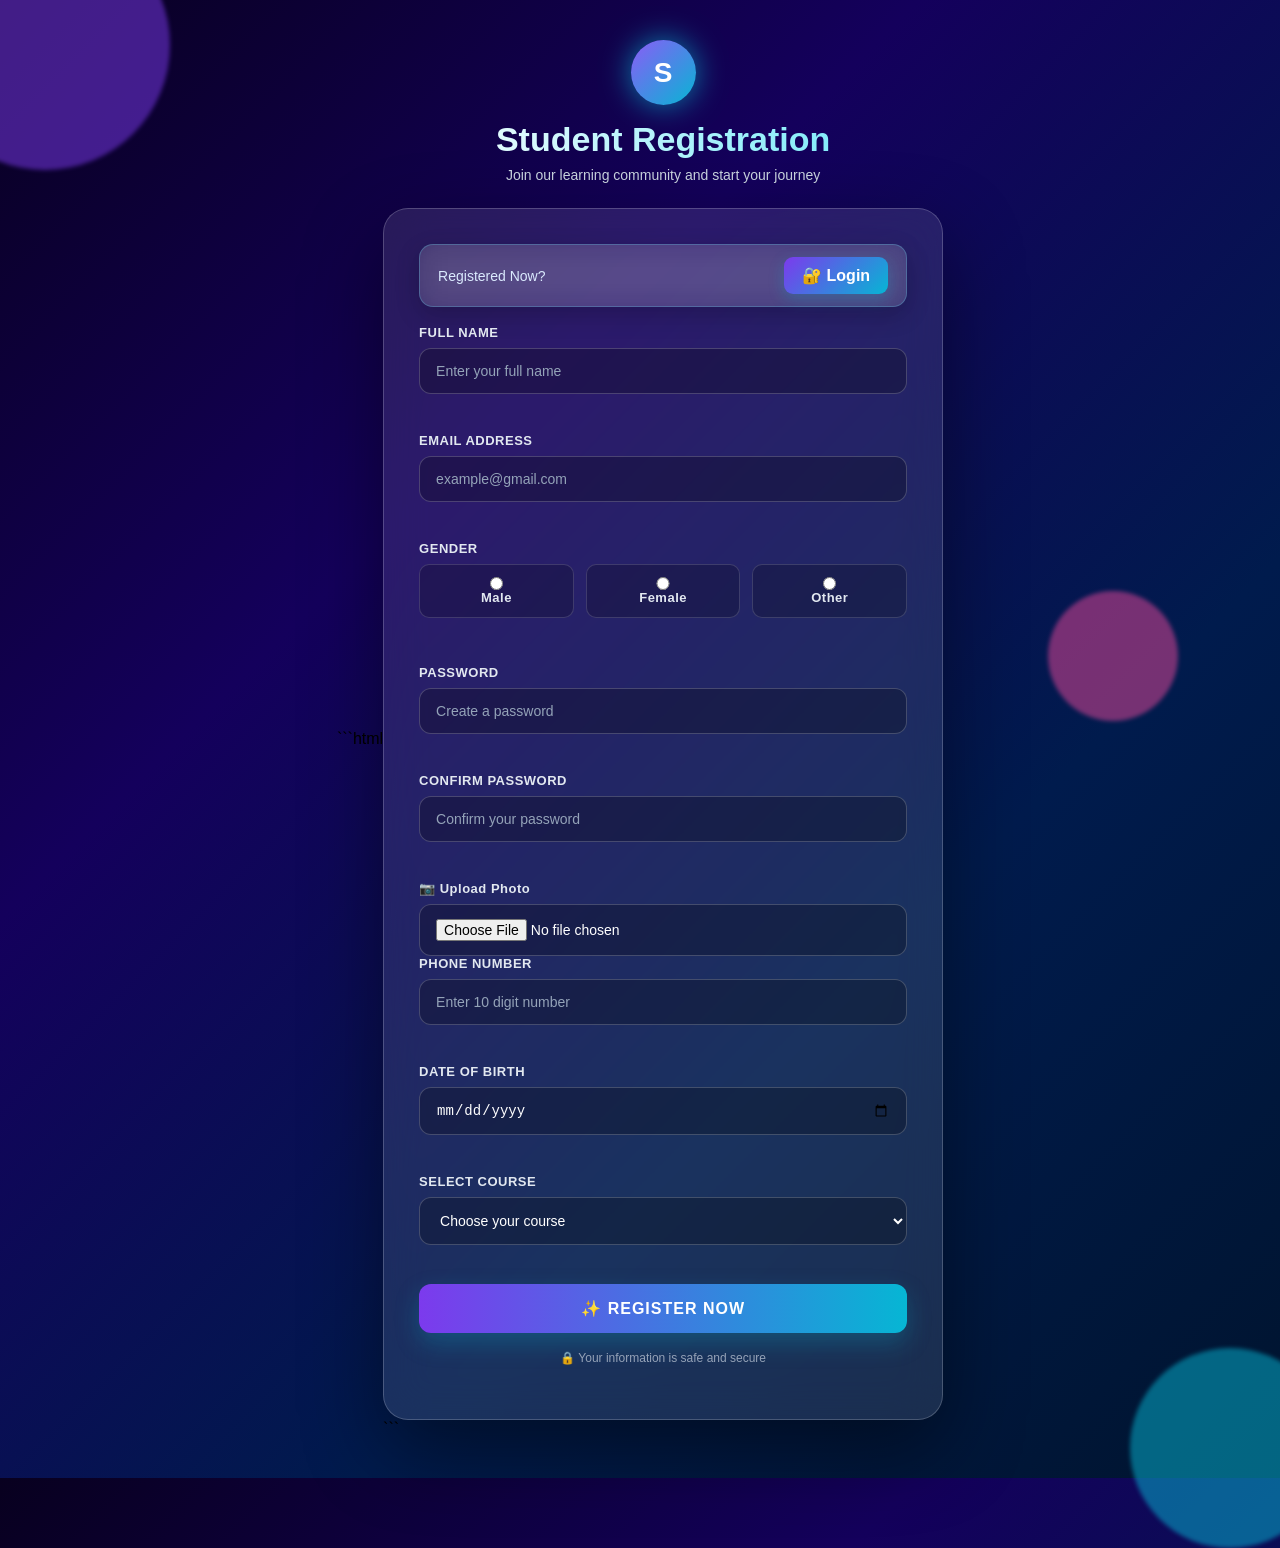
<file: form.html>
```html
<!DOCTYPE html>
<html lang="en">

<head>

    <meta charset="UTF-8">

    <meta name="viewport"
          content="width=device-width, initial-scale=1.0">

    <title>Student Registration</title>


    <style>

        /* =========================
           RESET
        ========================= */

        * {
            margin: 0;
            padding: 0;
            box-sizing: border-box;
        }


        /* =========================
           BODY
        ========================= */

        body {

            min-height: 100vh;

            display: flex;
            justify-content: center;
            align-items: center;

            padding: 40px 15px;

            font-family: Arial, sans-serif;

            background:
                linear-gradient(
                    135deg,
                    #08001f,
                    #14005c,
                    #001b4d,
                    #00142e
                );

            overflow-x: hidden;

            position: relative;
        }


        /* =========================
           ANIMATED CIRCLES
        ========================= */

        .circle {

            position: absolute;

            border-radius: 50%;

            filter: blur(2px);

            opacity: 0.5;

            animation:
                floating 8s infinite ease-in-out;
        }


        .circle1 {

            width: 250px;
            height: 250px;

            background: #7c3aed;

            top: -80px;
            left: -80px;
        }


        .circle2 {

            width: 200px;
            height: 200px;

            background: #06b6d4;

            bottom: -70px;
            right: -50px;

            animation-delay: 2s;
        }


        .circle3 {

            width: 130px;
            height: 130px;

            background: #ec4899;

            top: 40%;
            right: 8%;

            animation-delay: 4s;
        }


        @keyframes floating {

            0% {
                transform: translateY(0)
                           scale(1);
            }

            50% {
                transform: translateY(-30px)
                           scale(1.1);
            }

            100% {
                transform: translateY(0)
                           scale(1);
            }
        }


        /* =========================
           MAIN CONTAINER
        ========================= */

        .container {

            width: 100%;

            max-width: 560px;

            position: relative;

            z-index: 5;

            animation:
                pageEnter 1s ease;
        }


        @keyframes pageEnter {

            from {

                opacity: 0;

                transform:
                    translateY(50px)
                    scale(0.95);
            }

            to {

                opacity: 1;

                transform:
                    translateY(0)
                    scale(1);
            }
        }


        /* =========================
           HEADER
        ========================= */

        .header {

            text-align: center;

            color: white;

            margin-bottom: 25px;
        }


        .logo {

            width: 65px;
            height: 65px;

            margin: auto;
            margin-bottom: 15px;

            border-radius: 50%;

            display: flex;

            justify-content: center;
            align-items: center;

            font-size: 28px;

            font-weight: bold;

            color: white;

            background:
                linear-gradient(
                    135deg,
                    #8b5cf6,
                    #06b6d4
                );

            box-shadow:
                0 0 30px
                rgba(6,182,212,0.7);

            animation:
                logoPulse 2s infinite;
        }


        @keyframes logoPulse {

            0% {
                box-shadow:
                    0 0 15px
                    rgba(139,92,246,0.5);
            }

            50% {
                box-shadow:
                    0 0 40px
                    rgba(6,182,212,0.9);
            }

            100% {
                box-shadow:
                    0 0 15px
                    rgba(139,92,246,0.5);
            }
        }


        .header h1 {

            font-size: 34px;

            margin-bottom: 8px;

            background:
                linear-gradient(
                    90deg,
                    #ffffff,
                    #67e8f9,
                    #c4b5fd,
                    #ffffff
                );

            background-size: 300%;

            -webkit-background-clip: text;

            -webkit-text-fill-color: transparent;

            animation:
                textAnimation 4s
                infinite linear;
        }


        @keyframes textAnimation {

            0% {
                background-position: 0%;
            }

            100% {
                background-position: 300%;
            }
        }


        .header p {

            color: #cbd5e1;

            font-size: 14px;
        }


        /* =========================
           FORM CARD
        ========================= */

        .form-card {

            padding: 35px;

            border-radius: 25px;

            background:
                rgba(255,255,255,0.10);

            backdrop-filter:
                blur(20px);

            -webkit-backdrop-filter:
                blur(20px);

            border:
                1px solid
                rgba(255,255,255,0.2);

            box-shadow:
                0 30px 80px
                rgba(0,0,0,0.45);

            position: relative;

            overflow: hidden;
        }


        /* =========================
           FORM GROUP
        ========================= */

        .form-group {

            margin-bottom: 19px;

            position: relative;

            z-index: 2;
        }


        .form-group label {

            display: block;

            color: #e2e8f0;

            font-size: 13px;

            font-weight: bold;

            margin-bottom: 8px;

            letter-spacing: 0.5px;
        }


        /* =========================
           INPUT
        ========================= */

        .form-group input,
        .form-group select {

            width: 100%;

            padding: 14px 16px;

            border:
                1px solid
                rgba(255,255,255,0.2);

            border-radius: 12px;

            outline: none;

            background:
                rgba(0,0,0,0.25);

            color: white;

            font-size: 14px;

            transition: 0.3s;
        }


        input::placeholder {

            color: #94a3b8;
        }


        select option {

            color: black;
        }


        .form-group input:focus,
        .form-group select:focus {

            border-color: #67e8f9;

            transform:
                translateY(-2px);

            box-shadow:
                0 0 0 3px
                rgba(103,232,249,0.12),

                0 0 20px
                rgba(103,232,249,0.2);
        }


        /* =========================
           ERROR MESSAGE
        ========================= */

        .error {

            display: block;

            color: #fca5a5;

            font-size: 12px;

            margin-top: 5px;

            min-height: 15px;
        }


        .input-error {

            border-color:
                #ef4444 !important;

            box-shadow:
                0 0 10px
                rgba(239,68,68,0.3);
        }


        .input-success {

            border-color:
                #22c55e !important;

            box-shadow:
                0 0 10px
                rgba(34,197,94,0.3);
        }


        /* =========================
           GENDER
        ========================= */

        .gender-box {

            display: flex;

            gap: 12px;
        }


        .gender-option {

            flex: 1;

            padding: 12px;

            border-radius: 10px;

            text-align: center;

            cursor: pointer;

            color: #cbd5e1;

            background:
                rgba(0,0,0,0.2);

            border:
                1px solid
                rgba(255,255,255,0.15);

            transition: 0.3s;
        }


        .gender-option:hover {

            transform:
                translateY(-3px);

            border-color:
                #67e8f9;

            color: white;

            background:
                rgba(103,232,249,0.1);
        }


        .gender-option input {

            accent-color:
                #06b6d4;

            margin-right: 5px;
        }


        /* =========================
           BUTTON
        ========================= */

        .register-btn {

            width: 100%;

            padding: 15px;

            border: none;

            border-radius: 12px;

            cursor: pointer;

            color: white;

            font-size: 16px;

            font-weight: bold;

            letter-spacing: 1px;

            background:
                linear-gradient(
                    90deg,
                    #7c3aed,
                    #06b6d4,
                    #7c3aed
                );

            background-size: 200%;

            transition: 0.3s;

            animation:
                buttonAnimation 4s
                infinite linear;

            box-shadow:
                0 10px 25px
                rgba(6,182,212,0.25);
        }


        @keyframes buttonAnimation {

            0% {
                background-position: 0%;
            }

            100% {
                background-position: 200%;
            }
        }


        .register-btn:hover {

            transform:
                translateY(-4px)
                scale(1.01);

            box-shadow:
                0 15px 35px
                rgba(6,182,212,0.4);
        }


        .register-btn:active {

            transform:
                scale(0.98);
        }


        /* =========================
           FOOTER
        ========================= */

        .footer {

            text-align: center;

            color: #94a3b8;

            font-size: 12px;

            margin-top: 18px;
        }


        /* =========================
           SUCCESS POPUP
        ========================= */

        .success-popup {

            position: fixed;

            top: 30px;

            right: 30px;

            background: white;

            color: #16a34a;

            padding:
                18px 25px;

            border-radius: 12px;

            box-shadow:
                0 10px 30px
                rgba(0,0,0,0.3);

            font-size: 16px;

            font-weight: bold;

            z-index: 9999;

            animation:
                popupIn 0.5s ease;
        }


        @keyframes popupIn {

            from {

                transform:
                    translateX(120%);

                opacity: 0;
            }

            to {

                transform:
                    translateX(0);

                opacity: 1;
            }
        }


        /* =========================
           MOBILE
        ========================= */

        @media(max-width:600px) {

            body {

                padding:
                    25px 12px;
            }

            .form-card {

                padding:
                    25px 20px;
            }

            .header h1 {

                font-size: 27px;
            }

            .gender-box {

                flex-direction:
                    column;
            }

            .success-popup {

                left: 20px;

                right: 20px;

                top: 20px;

                text-align: center;
            }
        }
        .top-login {
    width: 100%;
    max-width: 560px;

    margin: 0 auto 18px;

    padding: 12px 18px;

    display: flex;
    justify-content: space-between;
    align-items: center;

    background: rgba(255, 255, 255, 0.12);

    border: 1px solid rgba(103, 232, 249, 0.25);

    border-radius: 14px;

    backdrop-filter: blur(15px);

    box-shadow:
        0 8px 25px rgba(0, 0, 0, 0.2);

    animation: loginTop 0.8s ease;
}

.top-login span {
    color: #dbeafe;

    font-size: 14px;
}

.top-login a {
    text-decoration: none;

    padding: 9px 18px;

    border-radius: 9px;

    color: white;

    font-weight: bold;

    background:
        linear-gradient(
            135deg,
            #7c3aed,
            #06b6d4
        );

    box-shadow:
        0 5px 15px
        rgba(6, 182, 212, 0.25);

    transition: 0.3s;
}

.top-login a:hover {
    transform: translateY(-2px);

    box-shadow:
        0 8px 22px
        rgba(6, 182, 212, 0.5);
}

@keyframes loginTop {

    from {
        opacity: 0;
        transform: translateY(-20px);
    }

    to {
        opacity: 1;
        transform: translateY(0);
    }
}

    </style>

</head>


<body>


    <!-- Animated Background -->

    <div class="circle circle1"></div>

    <div class="circle circle2"></div>

    <div class="circle circle3"></div>


    <div class="container">


        <!-- HEADER -->

        <div class="header">

            <div class="logo">
                S
            </div>

            <h1>
                Student Registration
            </h1>

            <p>
                Join our learning community
                and start your journey
            </p>

        </div>


        <!-- FORM -->

        <form
        
            class="form-card"
            id="registrationForm"
        >
<div class="top-login">

    <span> Registered Now?</span>

    <a href="login.html">
        🔐 Login
    </a>

</div>

            <!-- NAME -->
                    
            <div class="form-group">

                <label for="name">
                    FULL NAME
                </label>

                <input
                    type="text"
                    id="name"
                    placeholder="Enter your full name"
                    required
                >

                <small
                    id="nameError"
                    class="error"
                ></small>

            </div>


            <!-- EMAIL -->

            <div class="form-group">

                <label for="email">
                    EMAIL ADDRESS
                </label>

                <input
                    type="email"
                    id="email"
                    placeholder="example@gmail.com"
                    required
                >

                <small
                    id="emailError"
                    class="error"
                ></small>

            </div>
           

            <!-- GENDER -->

            <div class="form-group">

                <label>
                    GENDER
                </label>

                <div class="gender-box">

                    <label
                        class="gender-option"
                    >

                        <input
                            type="radio"
                            name="gender"
                            value="Male"
                        >

                        Male

                    </label>


                    <label
                        class="gender-option"
                    >

                        <input
                            type="radio"
                            name="gender"
                            value="Female"
                        >

                        Female

                    </label>


                    <label
                        class="gender-option"
                    >

                        <input
                            type="radio"
                            name="gender"
                            value="Other"
                        >

                        Other

                    </label>

                </div>

                <small
                    id="genderError"
                    class="error"
                ></small>

            </div>


            <!-- PASSWORD -->

            <div class="form-group">

                <label for="password">
                    PASSWORD
                </label>

                <input
                    type="password"
                    id="password"
                    placeholder="Create a password"
                    required
                >

                <small
                    id="passwordError"
                    class="error"
                ></small>

            </div>


            <!-- CONFIRM PASSWORD -->

            <div class="form-group">

                <label for="confirmPassword">
                    CONFIRM PASSWORD
                </label>

                <input
                    type="password"
                    id="confirmPassword"
                    placeholder="Confirm your password"
                    required
                >

                <small
                    id="confirmError"
                    class="error"
                ></small>

            </div>
             <div class="form-group">

               <label for="file" class="upload-btn">
    📷 Upload Photo
</label>

<input type="file" id="file" accept="image/*">
            <!-- PHONE -->

            <div class="form-group">

                <label for="phone">
                    PHONE NUMBER
                </label>

                <input
                    type="tel"
                    id="phone"
                    maxlength="10"
                    placeholder="Enter 10 digit number"
                    required
                >

                <small
                    id="phoneError"
                    class="error"
                ></small>

            </div>


            <!-- DOB -->

            <div class="form-group">

                <label for="dob">
                    DATE OF BIRTH
                </label>

                <input
                    type="date"
                    id="dob"
                    required
                >

                <small
                    id="dobError"
                    class="error"
                ></small>

            </div>


            <!-- COURSE -->

            <div class="form-group">

                <label for="course">
                    SELECT COURSE
                </label>

                <select
                    id="course"
                    required
                >

                    <option value="">
                        Choose your course
                    </option>

                    <option value="Computer Science">
                        Computer Science
                    </option>

                    <option value="Mathematics">
                        Mathematics
                    </option>

                    <option value="Physics">
                        Physics
                    </option>

                    <option value="Engineering">
                        Engineering
                    </option>

                </select>

                <small
                    id="courseError"
                    class="error"
                ></small>

            </div>


            <!-- BUTTON -->

            <button
                type="submit"
                class="register-btn"
            >

                ✨ REGISTER NOW

            </button>
            <div>
   
            </div>


            <div class="footer">

                🔒 Your information is safe and secure

            </div>


        </form>


    </div>


    <!-- =========================
         JAVASCRIPT
    ========================= -->

    <script>


        const form =
            document.getElementById(
                "registrationForm"
            );


        /* =========================
           NAME VALIDATION
        ========================= */

        const nameInput =
            document.getElementById("name");


        nameInput.addEventListener(
            "input",
            function() {

                const value =
                    nameInput.value.trim();

                const error =
                    document.getElementById(
                        "nameError"
                    );


                if (/\d/.test(value)) {

                    error.innerText =
                        "⚠️ The name should not contain numbers.";

                    nameInput.classList.add(
                        "input-error"
                    );

                    nameInput.classList.remove(
                        "input-success"
                    );

                }

                else if (value.length > 0) {

                    error.innerText = "";

                    nameInput.classList.remove(
                        "input-error"
                    );

                    nameInput.classList.add(
                        "input-success"
                    );

                }

                else {

                    error.innerText = "";

                    nameInput.classList.remove(
                        "input-error",
                        "input-success"
                    );
                }

            }
        );


        /* =========================
           PHONE VALIDATION
        ========================= */

        const phoneInput =
            document.getElementById("phone");


        phoneInput.addEventListener(
            "input",
            function() {

                phoneInput.value =
                    phoneInput.value.replace(
                        /[^0-9]/g,
                        ""
                    );

            }
        );


        /* =========================
           FORM SUBMIT
        ========================= */

        form.addEventListener(
            "submit",
            function(event) {

                event.preventDefault();


                let valid = true;


                /* NAME */

                const name =
                    nameInput.value.trim();

                if (
                    name === "" ||
                    /\d/.test(name)
                ) {

                    document.getElementById(
                        "nameError"
                    ).innerText =
                        "⚠️ Please enter a valid name.";

                    nameInput.classList.add(
                        "input-error"
                    );

                    valid = false;

                }


                /* EMAIL */

                const email =
                    document.getElementById(
                        "email"
                    );


                const emailPattern =
                    /^[^\s@]+@[^\s@]+\.[^\s@]+$/;


                if (
                    !emailPattern.test(
                        email.value
                    )
                ) {

                    document.getElementById(
                        "emailError"
                    ).innerText =
                        "⚠️ Please enter a valid email.";

                    email.classList.add(
                        "input-error"
                    );

                    valid = false;

                }

                else {

                    email.classList.remove(
                        "input-error"
                    );
                }


                /* GENDER */

                const gender =
                    document.querySelector(
                        'input[name="gender"]:checked'
                    );


                if (!gender) {

                    document.getElementById(
                        "genderError"
                    ).innerText =
                        "⚠️ Please select your gender.";

                    valid = false;

                }

                else {

                    document.getElementById(
                        "genderError"
                    ).innerText = "";
                }


                /* PASSWORD */

                const password =
                    document.getElementById(
                        "password"
                    );


                if (
                    password.value.length < 6
                ) {

                    document.getElementById(
                        "passwordError"
                    ).innerText =
                        "⚠️ Password must contain at least 6 characters.";

                    password.classList.add(
                        "input-error"
                    );

                    valid = false;

                }

                else {

                    password.classList.remove(
                        "input-error"
                    );
                }


                /* CONFIRM PASSWORD */

                const confirmPassword =
                    document.getElementById(
                        "confirmPassword"
                    );


                if (
                    password.value !==
                    confirmPassword.value
                ) {

                    document.getElementById(
                        "confirmError"
                    ).innerText =
                        "⚠️ Passwords do not match.";

                    confirmPassword.classList.add(
                        "input-error"
                    );

                    valid = false;

                }

                else {

                    document.getElementById(
                        "confirmError"
                    ).innerText = "";

                    confirmPassword.classList.remove(
                        "input-error"
                    );
                }


                /* PHONE */

                if (
                    phoneInput.value.length !== 10
                ) {

                    document.getElementById(
                        "phoneError"
                    ).innerText =
                        "⚠️ Phone number must contain 10 digits.";

                    phoneInput.classList.add(
                        "input-error"
                    );

                    valid = false;

                }

                else {

                    document.getElementById(
                        "phoneError"
                    ).innerText = "";

                    phoneInput.classList.remove(
                        "input-error"
                    );
                }


                /* DOB */

                const dob =
                    document.getElementById(
                        "dob"
                    );


                if (dob.value === "") {

                    document.getElementById(
                        "dobError"
                    ).innerText =
                        "⚠️ Please select your date of birth.";

                    dob.classList.add(
                        "input-error"
                    );

                    valid = false;

                }

                else {

                    dob.classList.remove(
                        "input-error"
                    );

                    document.getElementById(
                        "dobError"
                    ).innerText = "";
                }


                /* COURSE */

                const course =
                    document.getElementById(
                        "course"
                    );


                if (course.value === "") {

                    document.getElementById(
                        "courseError"
                    ).innerText =
                        "⚠️ Please select a course.";

                    course.classList.add(
                        "input-error"
                    );

                    valid = false;

                }

                else {

                    course.classList.remove(
                        "input-error"
                    );

                    document.getElementById(
                        "courseError"
                    ).innerText = "";
                }


                /* =========================
                   SUCCESS
                ========================= */

                if (valid) {

                    const popup =
                        document.createElement(
                            "div"
                        );


                    popup.className =
                        "success-popup";


                    popup.innerHTML =
                        "✓ 🎉 Registration Successful!";


                    document.body.appendChild(
                        popup
                    );


                    setTimeout(
                        function() {

                            popup.remove();

                        },
                        3000
                    );


                    form.reset();

                }

            }
        );

    </script>


</body>

</html>
```
</file>
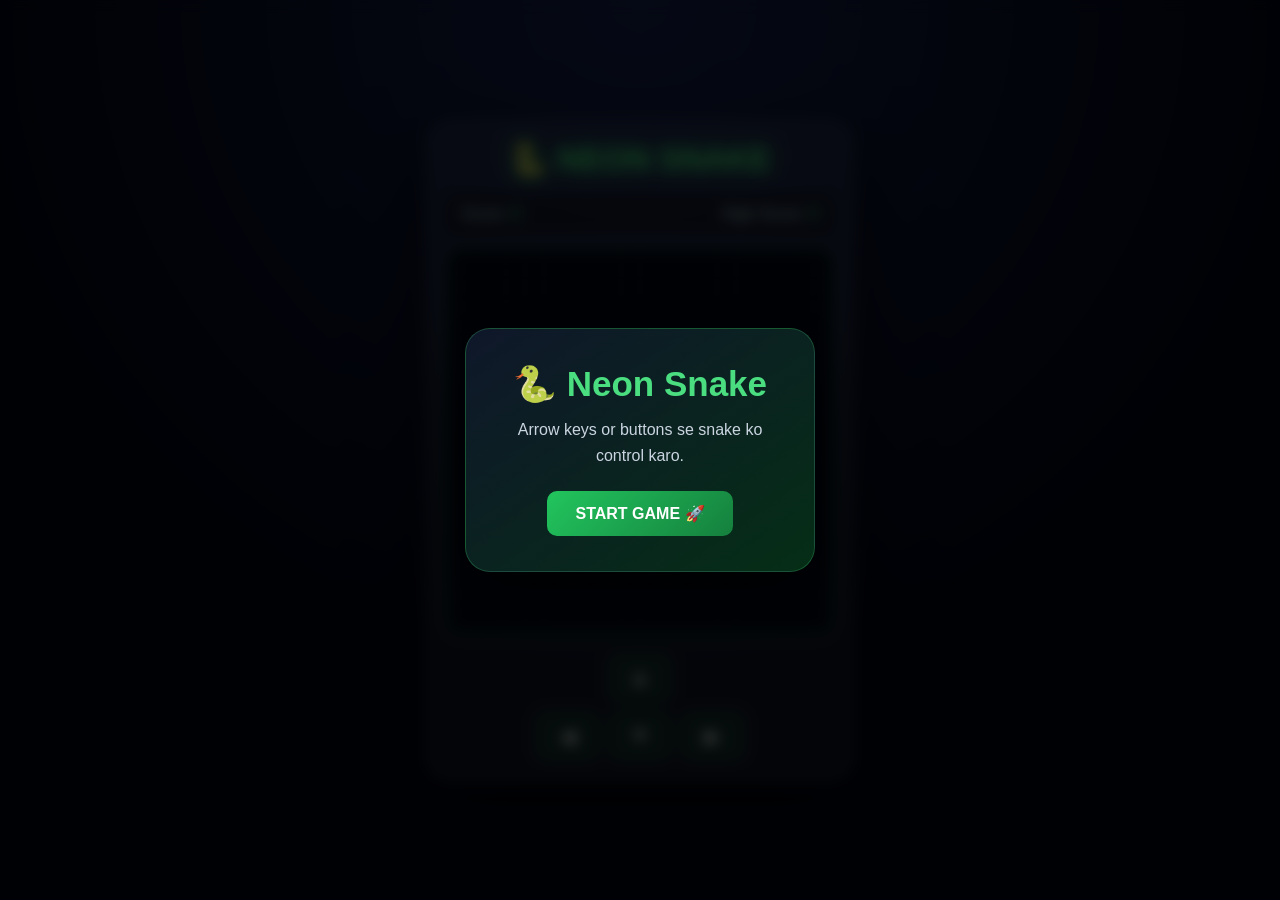
<file: game2.html>
<!DOCTYPE html>
<html lang="en">
<head>
<meta charset="UTF-8">
<meta name="viewport" content="width=device-width, initial-scale=1.0">

<title>Neon Snake Game</title>

<style>

*{
    margin:0;
    padding:0;
    box-sizing:border-box;
}

body{
    min-height:100vh;

    display:flex;
    justify-content:center;
    align-items:center;

    background:
        radial-gradient(circle at top,#172554,#020617 60%);

    font-family:Arial,sans-serif;

    color:white;
}


/* GAME CONTAINER */

.game-box{
    width:430px;
    max-width:95vw;

    padding:20px;

    border-radius:25px;

    background:rgba(255,255,255,.07);

    border:1px solid rgba(255,255,255,.12);

    box-shadow:
        0 25px 70px rgba(0,0,0,.6);

    backdrop-filter:blur(15px);
}


/* TITLE */

h1{
    text-align:center;

    margin-bottom:15px;

    color:#4ade80;

    text-shadow:
        0 0 20px #22c55e;
}


/* SCORE */

.score-board{
    display:flex;

    justify-content:space-between;

    margin-bottom:12px;

    padding:12px 15px;

    border-radius:12px;

    background:rgba(0,0,0,.35);

    color:#d1fae5;
}

.score-board span{
    color:#4ade80;

    font-weight:bold;
}


/* CANVAS */

canvas{
    width:100%;

    aspect-ratio:1/1;

    display:block;

    border-radius:15px;

    background:#020617;

    border:2px solid #166534;

    box-shadow:
        inset 0 0 30px rgba(34,197,94,.08);
}


/* BUTTONS */

.controls{
    display:grid;

    grid-template-columns:
        repeat(3,1fr);

    gap:8px;

    width:210px;

    margin:18px auto 0;
}

.control{
    height:50px;

    border:none;

    border-radius:12px;

    background:
        rgba(34,197,94,.15);

    color:white;

    font-size:20px;

    cursor:pointer;

    border:
        1px solid
        rgba(74,222,128,.2);

    transition:.2s;
}

.control:hover{
    background:#16a34a;

    transform:scale(1.05);
}

.up{
    grid-column:2;
}

.left{
    grid-column:1;
}

.down{
    grid-column:2;
}

.right{
    grid-column:3;
}


/* START / GAME OVER */

.overlay{
    position:fixed;

    inset:0;

    display:flex;

    justify-content:center;

    align-items:center;

    background:rgba(0,0,0,.75);

    backdrop-filter:blur(7px);

    z-index:10;
}

.message{
    width:350px;
    max-width:90%;

    text-align:center;

    padding:35px;

    border-radius:25px;

    background:
        linear-gradient(
            145deg,
            #0f172a,
            #052e16
        );

    border:
        1px solid
        rgba(74,222,128,.25);

    box-shadow:
        0 20px 60px rgba(0,0,0,.6);
}

.message h2{
    font-size:35px;

    color:#4ade80;

    margin-bottom:12px;
}

.message p{
    color:#cbd5e1;

    margin-bottom:22px;

    line-height:1.6;
}

.start-btn{
    padding:13px 28px;

    border:none;

    border-radius:10px;

    background:
        linear-gradient(
            135deg,
            #22c55e,
            #15803d
        );

    color:white;

    font-size:16px;

    font-weight:bold;

    cursor:pointer;

    transition:.3s;
}

.start-btn:hover{
    transform:translateY(-3px);

    box-shadow:
        0 10px 25px
        rgba(34,197,94,.3);
}

.hidden{
    display:none;
}


/* MOBILE */

@media(max-width:450px){

    .game-box{
        padding:12px;
    }

    h1{
        font-size:28px;
    }

}

</style>
</head>


<body>


<div class="game-box">

    <h1>🐍 NEON SNAKE</h1>


    <div class="score-board">

        <div>
            Score:
            <span id="score">0</span>
        </div>

        <div>
            High Score:
            <span id="highScore">0</span>
        </div>

    </div>


    <canvas
        id="gameCanvas"
        width="400"
        height="400">
    </canvas>


    <!-- MOBILE CONTROLS -->

    <div class="controls">

        <button
            class="control up"
            onclick="changeDirection('up')">
            ▲
        </button>

        <button
            class="control left"
            onclick="changeDirection('left')">
            ◀
        </button>

        <button
            class="control down"
            onclick="changeDirection('down')">
            ▼
        </button>

        <button
            class="control right"
            onclick="changeDirection('right')">
            ▶
        </button>

    </div>

</div>



<!-- START / GAME OVER -->

<div
    class="overlay"
    id="overlay">

    <div class="message">

        <h2 id="messageTitle">
            🐍 Neon Snake
        </h2>

        <p id="messageText">

            Arrow keys or buttons se
            snake ko control karo.

        </p>

        <button
            class="start-btn"
            onclick="startGame()">

            START GAME 🚀

        </button>

    </div>

</div>



<script>


/* =========================
   CANVAS
========================= */

const canvas =
    document.getElementById("gameCanvas");

const ctx =
    canvas.getContext("2d");


/* =========================
   VARIABLES
========================= */

const grid = 20;

const tileCount =
    canvas.width / grid;


let snake;

let food;

let direction;

let nextDirection;

let score = 0;

let highScore =
    localStorage.getItem("snakeHighScore") || 0;

let gameRunning = false;

let gameInterval;

let speed = 130;


document.getElementById("highScore")
    .innerText = highScore;


/* =========================
   START GAME
========================= */

function startGame(){

    snake = [

        {
            x:10,
            y:10
        },

        {
            x:9,
            y:10
        },

        {
            x:8,
            y:10
        }

    ];


    direction = "right";

    nextDirection = "right";

    score = 0;

    speed = 130;

    gameRunning = true;


    document.getElementById("score")
        .innerText = score;


    document.getElementById("overlay")
        .classList.add("hidden");


    createFood();


    clearInterval(gameInterval);

    gameInterval =
        setInterval(gameLoop,speed);

}


/* =========================
   GAME LOOP
========================= */

function gameLoop(){

    direction =
        nextDirection;


    const head = {

        x:
            snake[0].x,

        y:
            snake[0].y

    };


    /* MOVE */

    if(direction === "up")
        head.y--;

    if(direction === "down")
        head.y++;

    if(direction === "left")
        head.x--;

    if(direction === "right")
        head.x++;


    /* WALL COLLISION */

    if(
        head.x < 0 ||
        head.x >= tileCount ||
        head.y < 0 ||
        head.y >= tileCount
    ){

        endGame();

        return;

    }


    /* SELF COLLISION */

    for(let part of snake){

        if(
            head.x === part.x &&
            head.y === part.y
        ){

            endGame();

            return;

        }

    }


    snake.unshift(head);


    /* FOOD */

    if(
        head.x === food.x &&
        head.y === food.y
    ){

        score++;

        document.getElementById("score")
            .innerText = score;


        if(score > highScore){

            highScore = score;

            localStorage.setItem(
                "snakeHighScore",
                highScore
            );

            document.getElementById("highScore")
                .innerText = highScore;

        }


        createFood();


        /* SPEED UP */

        if(score % 5 === 0){

            speed =
                Math.max(
                    55,
                    speed - 10
                );

            clearInterval(gameInterval);

            gameInterval =
                setInterval(
                    gameLoop,
                    speed
                );

        }

    }
    else{

        snake.pop();

    }


    draw();

}


/* =========================
   DRAW GAME
========================= */

function draw(){

    /* BACKGROUND */

    ctx.fillStyle =
        "#020617";

    ctx.fillRect(
        0,
        0,
        canvas.width,
        canvas.height
    );


    /* GRID */

    ctx.strokeStyle =
        "rgba(74,222,128,.05)";

    ctx.lineWidth = 1;


    for(let i=0;i<=tileCount;i++){

        ctx.beginPath();

        ctx.moveTo(
            i * grid,
            0
        );

        ctx.lineTo(
            i * grid,
            canvas.height
        );

        ctx.stroke();


        ctx.beginPath();

        ctx.moveTo(
            0,
            i * grid
        );

        ctx.lineTo(
            canvas.width,
            i * grid
        );

        ctx.stroke();

    }


    /* FOOD */

    drawFood();


    /* SNAKE */

    snake.forEach(
        (part,index)=>{

            const x =
                part.x * grid;

            const y =
                part.y * grid;


            if(index === 0){

                /* HEAD */

                ctx.fillStyle =
                    "#86efac";

                ctx.shadowColor =
                    "#22c55e";

                ctx.shadowBlur = 15;

            }
            else{

                ctx.fillStyle =
                    "#22c55e";

                ctx.shadowColor =
                    "#16a34a";

                ctx.shadowBlur = 8;

            }


            roundRect(
                ctx,
                x + 2,
                y + 2,
                grid - 4,
                grid - 4,
                5
            );

            ctx.fill();


            ctx.shadowBlur = 0;


            /* EYES */

            if(index === 0){

                ctx.fillStyle =
                    "#020617";

                let eye1;
                let eye2;


                if(direction === "right"){

                    eye1 = [x+14,y+5];
                    eye2 = [x+14,y+12];

                }

                else if(direction === "left"){

                    eye1 = [x+5,y+5];
                    eye2 = [x+5,y+12];

                }

                else if(direction === "up"){

                    eye1 = [x+5,y+5];
                    eye2 = [x+12,y+5];

                }

                else{

                    eye1 = [x+5,y+12];
                    eye2 = [x+12,y+12];

                }


                ctx.beginPath();

                ctx.arc(
                    eye1[0],
                    eye1[1],
                    2,
                    0,
                    Math.PI*2
                );

                ctx.fill();


                ctx.beginPath();

                ctx.arc(
                    eye2[0],
                    eye2[1],
                    2,
                    0,
                    Math.PI*2
                );

                ctx.fill();

            }

        }
    );

}


/* =========================
   FOOD
========================= */

function createFood(){

    let newFood;

    do{

        newFood = {

            x:
                Math.floor(
                    Math.random() *
                    tileCount
                ),

            y:
                Math.floor(
                    Math.random() *
                    tileCount
                )

        };

    }
    while(
        snake.some(
            part =>
                part.x === newFood.x &&
                part.y === newFood.y
        )
    );


    food = newFood;

}


/* DRAW FOOD */

function drawFood(){

    const x =
        food.x * grid + grid/2;

    const y =
        food.y * grid + grid/2;


    ctx.beginPath();

    ctx.fillStyle =
        "#ef4444";

    ctx.shadowColor =
        "#ef4444";

    ctx.shadowBlur = 18;

    ctx.arc(
        x,
        y,
        7,
        0,
        Math.PI*2
    );

    ctx.fill();

    ctx.shadowBlur = 0;


    /* FOOD LEAF */

    ctx.fillStyle =
        "#4ade80";

    ctx.beginPath();

    ctx.arc(
        x+5,
        y-6,
        4,
        0,
        Math.PI
    );

    ctx.fill();

}


/* =========================
   CHANGE DIRECTION
========================= */

function changeDirection(newDirection){

    if(!gameRunning)
        return;


    if(
        newDirection === "up" &&
        direction !== "down"
    ){

        nextDirection = "up";

    }


    if(
        newDirection === "down" &&
        direction !== "up"
    ){

        nextDirection = "down";

    }


    if(
        newDirection === "left" &&
        direction !== "right"
    ){

        nextDirection = "left";

    }


    if(
        newDirection === "right" &&
        direction !== "left"
    ){

        nextDirection = "right";

    }

}


/* =========================
   KEYBOARD
========================= */

document.addEventListener(
    "keydown",
    function(event){

        if(
            event.key === "ArrowUp" ||
            event.key.toLowerCase() === "w"
        ){

            changeDirection("up");

        }


        if(
            event.key === "ArrowDown" ||
            event.key.toLowerCase() === "s"
        ){

            changeDirection("down");

        }


        if(
            event.key === "ArrowLeft" ||
            event.key.toLowerCase() === "a"
        ){

            changeDirection("left");

        }


        if(
            event.key === "ArrowRight" ||
            event.key.toLowerCase() === "d"
        ){

            changeDirection("right");

        }

    }
);


/* =========================
   GAME OVER
========================= */

function endGame(){

    gameRunning = false;

    clearInterval(gameInterval);


    document.getElementById("messageTitle")
        .innerText =
        "💥 GAME OVER";


    document.getElementById("messageText")
        .innerHTML =
        "Your Score: <b>"
        + score +
        "</b><br><br>Try again and beat your high score!";


    document.querySelector(".start-btn")
        .innerText =
        "🔄 PLAY AGAIN";


    document.getElementById("overlay")
        .classList.remove("hidden");

}


/* =========================
   ROUNDED RECTANGLE
========================= */

function roundRect(
    ctx,
    x,
    y,
    width,
    height,
    radius
){

    ctx.beginPath();

    ctx.moveTo(
        x + radius,
        y
    );

    ctx.lineTo(
        x + width - radius,
        y
    );

    ctx.quadraticCurveTo(
        x + width,
        y,
        x + width,
        y + radius
    );

    ctx.lineTo(
        x + width,
        y + height - radius
    );

    ctx.quadraticCurveTo(
        x + width,
        y + height,
        x + width - radius,
        y + height
    );

    ctx.lineTo(
        x + radius,
        y + height
    );

    ctx.quadraticCurveTo(
        x,
        y + height,
        x,
        y + height - radius
    );

    ctx.lineTo(
        x,
        y + radius
    );

    ctx.quadraticCurveTo(
        x,
        y,
        x + radius,
        y
    );

    ctx.closePath();

}


/* INITIAL DRAW */

snake = [

    {x:10,y:10},
    {x:9,y:10},
    {x:8,y:10}

];

food = {x:15,y:10};

draw();

</script>

</body>
</html>
</file>
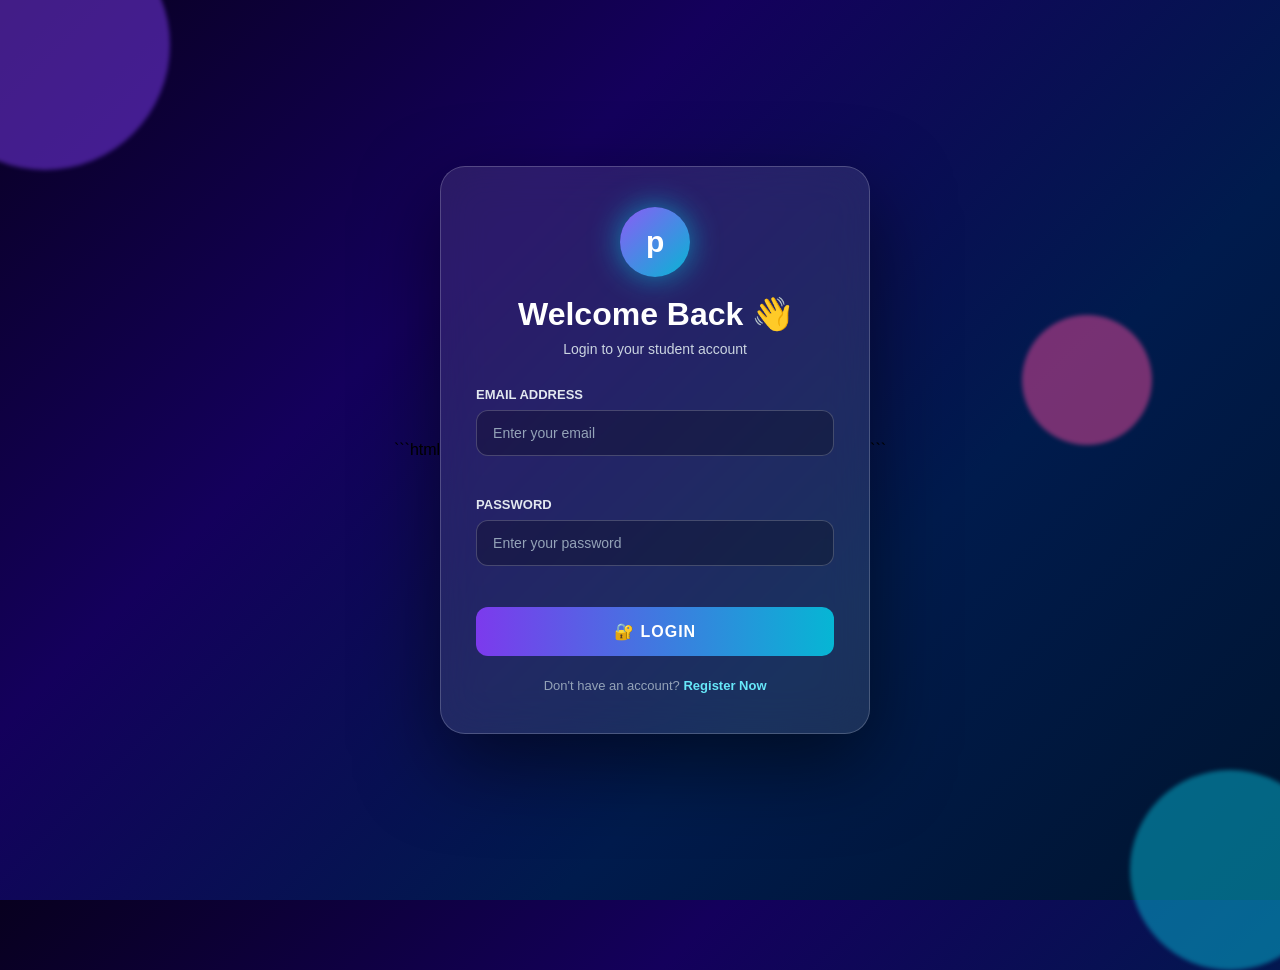
<file: login.html>
```html
<!DOCTYPE html>
<html >

<head>


    <title>Student Login</title>


    <style>

        * {
            margin: 0;
            padding: 0;
            box-sizing: border-box;
        }


        body {

            min-height: 100vh;

            display: flex;
            justify-content: center;
            align-items: center;

            font-family: Arial, sans-serif;

            background:
                linear-gradient(
                    135deg,
                    #08001f,
                    #14005c,
                    #001b4d,
                    #00142e
                );

            overflow: hidden;

            position: relative;
        }


        /* =========================
           ANIMATED BACKGROUND
        ========================= */

        .circle {

            position: absolute;

            border-radius: 50%;

            filter: blur(2px);

            opacity: 0.5;

            animation:
                floating 8s infinite ease-in-out;
        }


        .circle1 {

            width: 250px;
            height: 250px;

            background: #7c3aed;

            top: -80px;
            left: -80px;
        }


        .circle2 {

            width: 200px;
            height: 200px;

            background: #06b6d4;

            bottom: -70px;
            right: -50px;

            animation-delay: 2s;
        }


        .circle3 {

            width: 130px;
            height: 130px;

            background: #ec4899;

            right: 10%;
            top: 35%;

            animation-delay: 4s;
        }


        @keyframes floating {

            0% {
                transform: translateY(0)
                           scale(1);
            }

            50% {
                transform: translateY(-30px)
                           scale(1.1);
            }

            100% {
                transform: translateY(0)
                           scale(1);
            }
        }


        /* =========================
           LOGIN CONTAINER
        ========================= */

        .login-container {

            width: 100%;
            max-width: 430px;

            position: relative;

            z-index: 5;

            animation:
                loginEnter 1s ease;
        }


        @keyframes loginEnter {

            from {

                opacity: 0;

                transform:
                    translateY(50px)
                    scale(0.9);
            }

            to {

                opacity: 1;

                transform:
                    translateY(0)
                    scale(1);
            }
        }


        /* =========================
           LOGIN CARD
        ========================= */

        .login-card {

            padding: 40px 35px;

            border-radius: 25px;

            background:
                rgba(255,255,255,0.10);

            backdrop-filter:
                blur(20px);

            -webkit-backdrop-filter:
                blur(20px);

            border:
                1px solid
                rgba(255,255,255,0.2);

            box-shadow:
                0 30px 80px
                rgba(0,0,0,0.5);
        }


        /* =========================
           LOGO
        ========================= */

        .logo {

            width: 70px;
            height: 70px;

            margin: 0 auto 18px;

            border-radius: 50%;

            display: flex;

            justify-content: center;
            align-items: center;

            color: white;

            font-size: 30px;

            font-weight: bold;

            background:
                linear-gradient(
                    135deg,
                    #8b5cf6,
                    #06b6d4
                );

            box-shadow:
                0 0 30px
                rgba(6,182,212,0.7);

            animation:
                pulse 2s infinite;
        }


        @keyframes pulse {

            0% {
                box-shadow:
                    0 0 15px
                    rgba(139,92,246,0.5);
            }

            50% {
                box-shadow:
                    0 0 40px
                    rgba(6,182,212,0.9);
            }

            100% {
                box-shadow:
                    0 0 15px
                    rgba(139,92,246,0.5);
            }
        }


        /* =========================
           HEADING
        ========================= */

        .login-card h1 {

            text-align: center;

            font-size: 32px;

            margin-bottom: 8px;

            color: white;
        }


        .login-card .subtitle {

            text-align: center;

            color: #cbd5e1;

            font-size: 14px;

            margin-bottom: 30px;
        }


        /* =========================
           FORM
        ========================= */

        .form-group {

            margin-bottom: 20px;
        }


        .form-group label {

            display: block;

            color: #e2e8f0;

            font-size: 13px;

            font-weight: bold;

            margin-bottom: 8px;
        }


        .form-group input {

            width: 100%;

            padding: 14px 16px;

            border-radius: 12px;

            border:
                1px solid
                rgba(255,255,255,0.2);

            outline: none;

            color: white;

            background:
                rgba(0,0,0,0.25);

            font-size: 14px;

            transition: 0.3s;
        }


        .form-group input::placeholder {

            color: #94a3b8;
        }


        .form-group input:focus {

            border-color:
                #67e8f9;

            transform:
                translateY(-2px);

            box-shadow:
                0 0 0 3px
                rgba(103,232,249,0.12),

                0 0 20px
                rgba(103,232,249,0.2);
        }


        /* =========================
           LOGIN BUTTON
        ========================= */

        .login-btn {

            width: 100%;

            padding: 15px;

            border: none;

            border-radius: 12px;

            color: white;

            font-size: 16px;

            font-weight: bold;

            letter-spacing: 1px;

            cursor: pointer;

            background:
                linear-gradient(
                    90deg,
                    #7c3aed,
                    #06b6d4,
                    #7c3aed
                );

            background-size: 200%;

            animation:
                buttonAnimation 4s
                infinite linear;

            transition: 0.3s;
        }


        @keyframes buttonAnimation {

            0% {
                background-position: 0%;
            }

            100% {
                background-position: 200%;
            }
        }


        .login-btn:hover {

            transform:
                translateY(-3px);

            box-shadow:
                0 12px 30px
                rgba(6,182,212,0.4);
        }


        .login-btn:active {

            transform:
                scale(0.98);
        }


        /* =========================
           LINKS
        ========================= */

        .links {

            text-align: center;

            margin-top: 22px;

            color: #94a3b8;

            font-size: 13px;
        }


        .links a {

            color: #67e8f9;

            text-decoration: none;

            font-weight: bold;

            transition: 0.3s;
        }


        .links a:hover {

            color: white;

            text-shadow:
                0 0 10px
                #67e8f9;
        }


        /* =========================
           ERROR
        ========================= */

        .error {

            color: #fca5a5;

            font-size: 12px;

            margin-top: 6px;

            display: block;

            min-height: 15px;
        }


        /* =========================
           SUCCESS POPUP
        ========================= */

        .success-popup {

            position: fixed;

            top: 30px;

            right: 30px;

            padding:
                17px 25px;

            background: white;

            color: #16a34a;

            border-radius: 12px;

            font-size: 15px;

            font-weight: bold;

            box-shadow:
                0 10px 30px
                rgba(0,0,0,0.3);

            z-index: 9999;

            animation:
                popupIn 0.5s ease;
        }


        @keyframes popupIn {

            from {

                transform:
                    translateX(120%);

                opacity: 0;
            }

            to {

                transform:
                    translateX(0);

                opacity: 1;
            }
        }


        /* =========================
           MOBILE
        ========================= */

        @media(max-width: 500px) {

            body {

                padding: 20px;
            }

            .login-card {

                padding:
                    30px 22px;
            }

            .login-card h1 {

                font-size: 27px;
            }

            .success-popup {

                left: 20px;

                right: 20px;

                text-align: center;
            }
        }

    </style>

</head>


<body>


    <!-- BACKGROUND -->

    <div class="circle circle1"></div>

    <div class="circle circle2"></div>

    <div class="circle circle3"></div>


    <!-- LOGIN -->

    <div class="login-container">

        <div class="login-card">


            <div class="logo">
                p
            </div>


            <h1>
                Welcome Back 👋
            </h1>


            <p class="subtitle">
                Login to your student account
            </p>


            <form id="loginForm">


                <!-- EMAIL -->

                <div class="form-group">

                    <label for="email">
                        EMAIL ADDRESS
                    </label>

                    <input
                        type="email"
                        id="email"
                        placeholder="Enter your email"
                        required
                    >

                    <small
                        id="emailError"
                        class="error"
                    ></small>

                </div>


                <!-- PASSWORD -->

                <div class="form-group">

                    <label for="password">
                        PASSWORD
                    </label>

                    <input
                        type="password"
                        id="password"
                        placeholder="Enter your password"
                        required
                    >

                    <small
                        id="passwordError"
                        class="error"
                    ></small>

                </div>


                <!-- LOGIN BUTTON -->

                <button
                    type="submit"
                    class="login-btn"
                >

                    🔐 LOGIN

                </button>


            </form>


            <div class="links">

              <div class="links">
    Don't have an account?
    <a href="form.html">Register Now</a>
</div>

            </div>


        </div>

    </div>


    <!-- JAVASCRIPT -->

    <script>

        const loginForm =
            document.getElementById(
                "loginForm"
            );


        loginForm.addEventListener(
            "submit",
            function(event) {

                event.preventDefault();


                const email =
                    document.getElementById(
                        "email"
                    );


                const password =
                    document.getElementById(
                        "password"
                    );


                const emailError =
                    document.getElementById(
                        "emailError"
                    );


                const passwordError =
                    document.getElementById(
                        "passwordError"
                    );


                let valid = true;


                /* EMAIL */

                const emailPattern =
                    /^[^\s@]+@[^\s@]+\.[^\s@]+$/;


                if (
                    !emailPattern.test(
                        email.value
                    )
                ) {

                    emailError.innerText =
                        "⚠️ Please enter a valid email.";

                    valid = false;

                }

                else {

                    emailError.innerText = "";

                }


                /* PASSWORD */

                if (
                    password.value.length < 6
                ) {

                    passwordError.innerText =
                        "⚠️ Password must contain at least 6 characters.";

                    valid = false;

                }

                else {

                    passwordError.innerText = "";

                }


                /* SUCCESS */

                if (valid) {

                    const popup =
                        document.createElement(
                            "div"
                        );


                    popup.className =
                        "success-popup";


                    popup.innerHTML =
                        "✓ 🎉 Login Successful!";


                    document.body.appendChild(
                        popup
                    );


                    setTimeout(
                        function() {

                            popup.remove();

                        },
                        3000
                    );

                }

            }
        );

    </script>


</body>

</html>
```
</file>
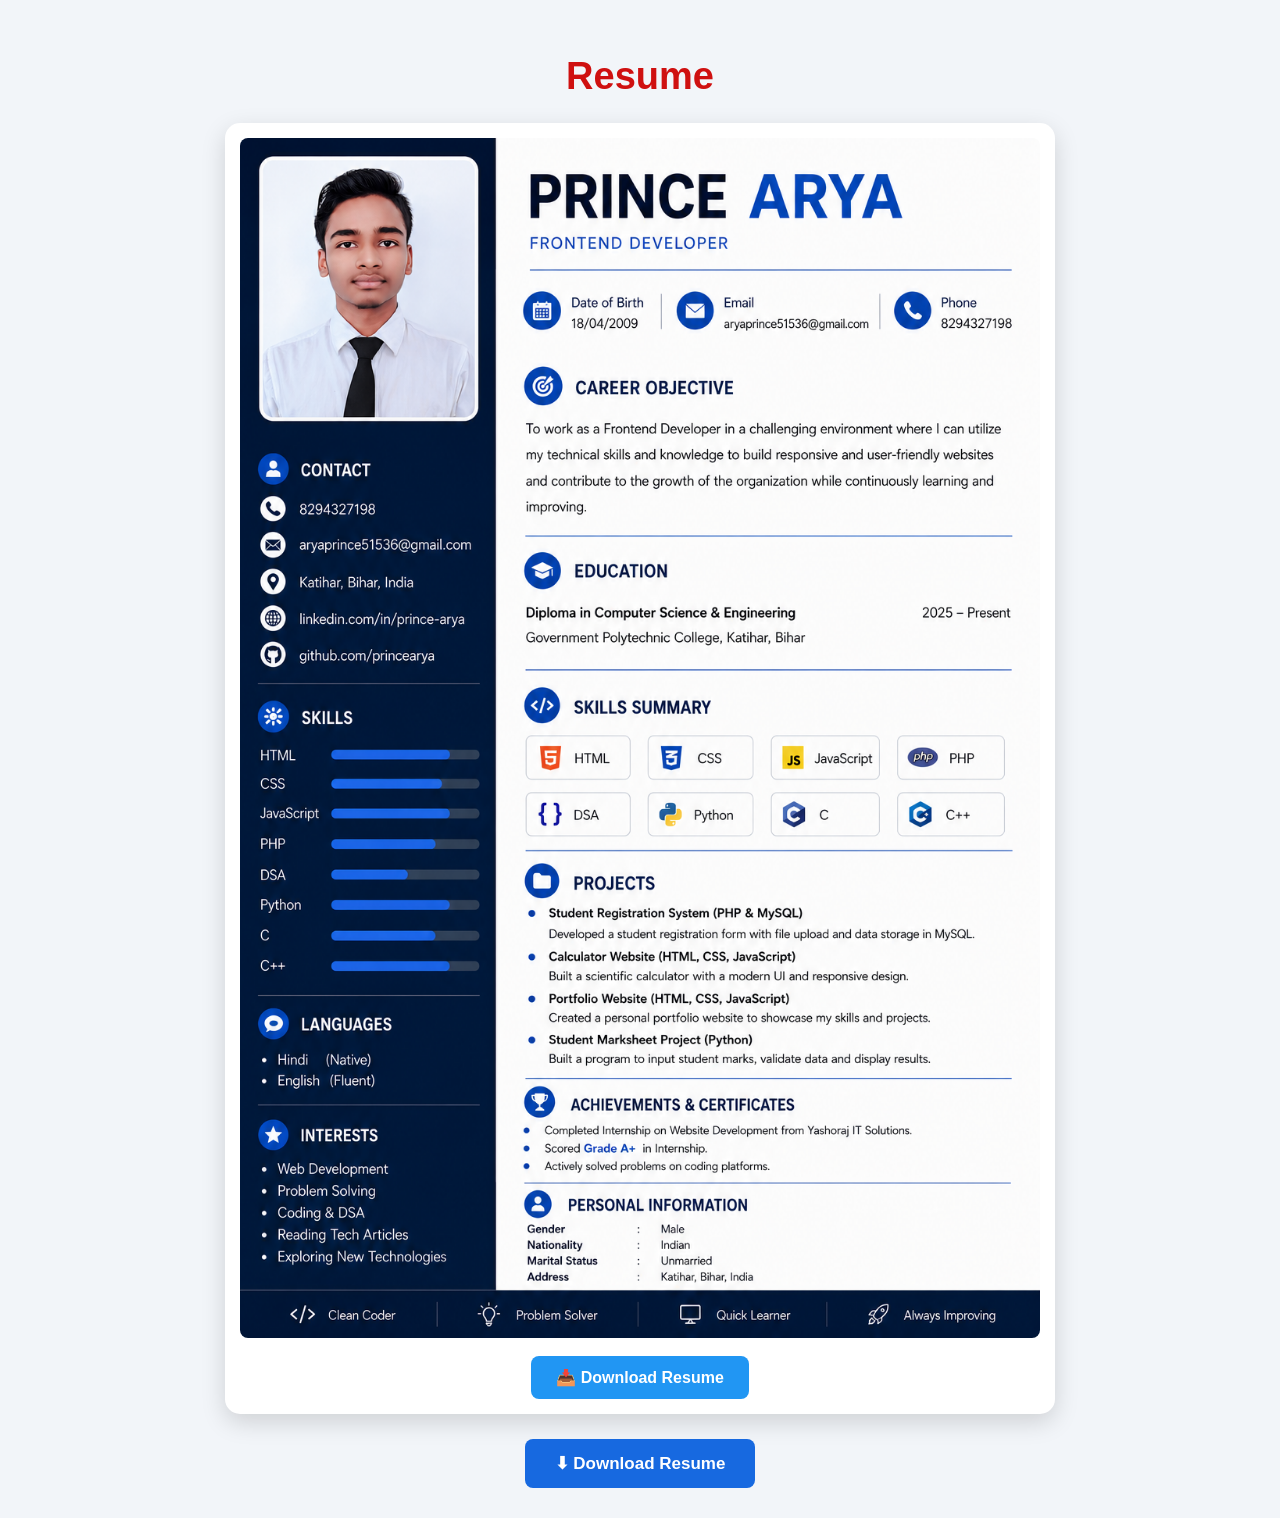
<file: resume.html>
<!DOCTYPE html>
<html lang="en">
<head>
    <meta charset="UTF-8">
    <meta name="viewport" content="width=device-width, initial-scale=1.0">

    <title>Prince Arya - Resume</title>

    <style>
        body {
            margin: 0;
            padding: 30px;
            background: #f2f5f9;
            font-family: Arial, sans-serif;
            text-align: center;
        }
/* .download-btn {
    display: inline-block;
    padding: 12px 22px;
    background: #2196f3;
    color: white;
    text-decoration: none;
    border-radius: 8px;
    font-weight: bold;
    transition: 0.3s;
} */
 .download-btn {
    padding: 12px 25px;
    background: #2196f3;
    color: white;
    border: none;
    border-radius: 8px;
    font-size: 16px;
    font-weight: bold;
    cursor: pointer;
    transition: 0.3s;
}

.download-btn:hover {
    background: #00c6ff;
    transform: translateY(-2px);
}

.download-btn:hover {
    background: #00c6ff;
    transform: translateY(-2px);
}
        h1 {
            color: #cf1010;
            margin-bottom: 25px;
            font-size: 38px;
        }

        .resume-box {
            background: white;
            width: fit-content;
            max-width: 95%;
            margin: auto;
            padding: 15px;
            border-radius: 15px;
            box-shadow: 0 8px 25px rgba(0, 0, 0, 0.15);
        }

        .resume-image {
            display: block;
            width: 800px;
            max-width: 100%;
            height: auto;
            border-radius: 8px;
        }

        .btn {
            margin-top: 25px;
            padding: 14px 30px;
            background: #1769e0;
            color: white;
            border: none;
            border-radius: 8px;
            font-size: 17px;
            font-weight: bold;
            cursor: pointer;
            transition: 0.3s;
        }

        .btn:hover {
            background: #0d47a1;
            transform: scale(1.05);
        }
    </style>
</head>

<body>

    <h1>Resume</h1>

    <div class="resume-box">

        <!-- Resume Image -->
        <img
    src="selfResume.png"
    alt="Prince Arya Resume"
    id="resumeImage"
    class="resume-image"
>

<br>

<a href="selfResume.png" download="Prince_Arya_Resume.png">
    <button type="button" class="download-btn">
        📥 Download Resume
    </button>
</a>

    </div>

    <!-- Download Button -->
    <button class="btn" onclick="downloadResume()">
  ⬇ Download Resume    </button>


    <script>

        function downloadResume() {

            // Resume image ko select karna
            const image = document.getElementById("resumeImage");

            // Temporary download link banana
            const link = document.createElement("a");

            // Image ka path
            link.href = image.src;

            // Download hone wali file ka naam
            link.download = "Prince_Arya_Resume.png";

            // Link ko page mein add karna
            document.body.appendChild(link);

            // Automatically click karna
            link.click();

            // Link ko remove karna
            document.body.removeChild(link);
        }

    </script>

</body>
</html>
</file>
<file: style.css>
*{
margin:0;
padding:0;
box-sizing:border-box;
scroll-behavior:smooth;
font-family:'Poppins',sans-serif;
}

body{
background:#0f172a;
color:#fff;
}

header{
position:fixed;
top:0;
left:0;
width:100%;
display:flex;
justify-content:space-between;
align-items:center;
padding:20px 8%;
background:rgba(0,0,0,.4);
backdrop-filter:blur(15px);
z-index:1000;
}

.logo{
font-size:30px;
font-weight:bold;
color:#00e5ff;
}

nav{
display:flex;
align-items:center;
gap:25px;
}

nav a{
text-decoration:none;
color:#fff;
font-size:18px;
transition:.3s;
}

nav a:hover{
color:#00e5ff;
}

#mode{
padding:10px;
border:none;
border-radius:50%;
cursor:pointer;
background:#00e5ff;
}

.home{
min-height:100vh;
display:flex;
justify-content:space-between;
align-items:center;
padding:120px 8%;
gap:50px;
}

.left{
flex:1;
}

.left h3{
font-size:30px;
}

.left h1{
font-size:60px;
margin:10px 0;
}

.left span{
color:#00e5ff;
}

.left h2{
height:40px;
color:#38bdf8;
margin-bottom:20px;
}

.left p{
font-size:18px;
line-height:30px;
}

.btns{
margin-top:30px;
}

.btn,.btn2{
padding:15px 35px;
border-radius:30px;
text-decoration:none;
font-size:18px;
margin-right:15px;
display:inline-block;
transition:.4s;
}

.btn{
background:#00e5ff;
color:#000;
}

.btn2{
border:2px solid #00e5ff;
color:#00e5ff;
}

.btn:hover,
.btn2:hover{
transform:translateY(-5px);
box-shadow:0 0 20px #00e5ff;
}

.social{
margin-top:35px;
}

.social a{
color:#fff;
font-size:28px;
margin-right:20px;
transition:.4s;
}

.social a:hover{
color:#00e5ff;
}

.right{
flex:1;
text-align:center;
}

.right img{
width:500px;
height:600px;
object-fit:cover;
border-radius:50%;
border:6px solid #00e5ff;
box-shadow:0 0 40px #00e5ff;
animation:float 3s ease-in-out infinite;
}

@keyframes float{
0%,100%{transform:translateY(0);}
50%{transform:translateY(-15px);}
}

section{
padding:100px 8%;
}

h2{
font-size:40px;
text-align:center;
margin-bottom:40px;
color:#00e5ff;
}

.about p{
max-width:900px;
margin:auto;
text-align:center;
font-size:20px;
line-height:35px;
}

.box{
max-width:800px;
margin:auto;
}

.skill{
margin:20px 0;
font-size:20px;
}

.bar{
height:12px;
background:#222;
border-radius:20px;
overflow:hidden;
margin-top:8px;
}

.bar span{
display:block;
height:100%;
background:#00e5ff;
}

.cards{
display:grid;
grid-template-columns:repeat(auto-fit,minmax(250px,1fr));
gap:25px;
}

.card{
background:#1e293b;
padding:30px;
border-radius:20px;
text-align:center;
transition:.4s;
}

.card i{
font-size:50px;
color:#00e5ff;
margin-bottom:20px;
}

.card:hover{
transform:translateY(-10px);
box-shadow:0 0 25px #00e5ff;
}

form{
max-width:700px;
margin:auto;
display:flex;
flex-direction:column;
gap:20px;
}

form input,
form textarea{
padding:18px;
border:none;
border-radius:10px;
font-size:17px;
}

form textarea{
height:180px;
resize:none;
}

form button{
padding:18px;
border:none;
background:#00e5ff;
font-size:18px;
cursor:pointer;
border-radius:10px;
}

footer{
padding:25px;
text-align:center;
background:#111827;
}

#top{
position:fixed;
bottom:20px;
right:20px;
background:#00e5ff;
color:#000;
padding:15px;
border-radius:50%;
font-size:22px;
text-decoration:none;
}

.light{
background:#fff;
color:#111;
}

@media(max-width:768px){

.home{
flex-direction:column-reverse;
text-align:center;
}

.left h1{
font-size:42px;
}

.right img{
width:260px;
height:260px;
}

nav{
display:none;
}

}
/* ===== UNIQUE STATS SECTION ===== */

.stats-section {
    width: 100%;
    padding: 80px 6%;
    background: #080d1c;
    position: relative;
    overflow: hidden;
}


/* Background Glow */

.stats-section::before {
    content: "";
    position: absolute;

    width: 350px;
    height: 350px;

    background: #00e5ff;

    filter: blur(180px);
    opacity: 0.12;

    top: -150px;
    left: -100px;
}

.stats-section::after {
    content: "";
    position: absolute;

    width: 300px;
    height: 300px;

    background: #6c63ff;

    filter: blur(170px);
    opacity: 0.12;

    right: -100px;
    bottom: -150px;
}


/* Container */

.stats-container {
    max-width: 1200px;
    margin: auto;

    display: grid;

    grid-template-columns:
        repeat(4, 1fr);

    gap: 25px;

    position: relative;
    z-index: 2;
}


/* Card */

.stat-card {
    position: relative;

    padding: 35px 25px;

    text-align: center;

    background:
        linear-gradient(
            145deg,
            rgba(255,255,255,0.08),
            rgba(255,255,255,0.02)
        );

    border: 1px solid rgba(255,255,255,0.10);

    border-radius: 22px;

    backdrop-filter: blur(12px);

    transition: 0.4s;

    overflow: hidden;
}


/* Hover */

.stat-card:hover {
    transform: translateY(-10px);

    border-color: #00e5ff;

    box-shadow:
        0 15px 40px rgba(0, 229, 255, 0.15);
}


/* Icon */

.stat-icon {
    width: 55px;
    height: 55px;

    margin: auto;

    display: flex;
    align-items: center;
    justify-content: center;

    font-size: 25px;

    background: rgba(0, 229, 255, 0.10);

    border: 1px solid rgba(0,229,255,0.25);

    border-radius: 15px;

    margin-bottom: 20px;
}


/* Number */

.stat-number {
    font-size: 48px;

    font-weight: 800;

    letter-spacing: 1px;

    color: #ffffff;

    text-shadow:
        0 0 20px rgba(0,229,255,0.3);
}


/* + and % */

.stat-number span {
    color: #00e5ff;

    font-size: 34px;
}


/* Title */

.stat-title {
    margin-top: 8px;

    color: #b8c0d0;

    font-size: 16px;

    letter-spacing: 1px;
}


/* Bottom Line */

.stat-line {
    width: 45px;
    height: 3px;

    margin: 20px auto 0;

    border-radius: 10px;

    background:
        linear-gradient(
            90deg,
            #00e5ff,
            #6c63ff
        );

    transition: 0.4s;
}


/* Hover Line */

.stat-card:hover .stat-line {
    width: 90px;
}


/* Mobile */

@media (max-width: 900px) {

    .stats-container {
        grid-template-columns:
            repeat(2, 1fr);
    }

}


@media (max-width: 550px) {

    .stats-section {
        padding: 50px 20px;
    }

    .stats-container {
        grid-template-columns: 1fr;
    }

    .stat-number {
        font-size: 42px;
    }

}
* {
            margin: 0;
            padding: 0;
            box-sizing: border-box;
            font-family: Arial, sans-serif;
        }

        body {
            background: #071525;
            color: white;
        }

        /* Skills Section */
        .skills-section {
            padding: 70px 8%;
            text-align: center;
        }

        .small-title {
            color: #00e5ff;
            font-size: 15px;
            font-weight: bold;
            letter-spacing: 5px;
            margin-bottom: 20px;
        }

        h1 {
            font-size: 55px;
            margin-bottom: 25px;
        }

        h1 span,
        .projects-title span {
            color: #00e5ff;
        }

        .description {
            color: #aeb9c9;
            font-size: 17px;
            margin-bottom: 50px;
        }

        /* Skills Grid */
        .skills-container {
            max-width: 900px;
            margin: auto;
            display: grid;
            grid-template-columns: repeat(2, 1fr);
            gap: 28px;
        }

        .skill-card {
            background: #141f30;
            border: 1px solid #263548;
            border-radius: 22px;
            padding: 25px;
            text-align: left;
            transition: 0.3s;
        }

        .skill-card:hover {
            transform: translateY(-7px);
            border-color: #00e5ff;
            box-shadow: 0 0 25px rgba(0, 229, 255, 0.35);
        }

        .skill-top {
            display: flex;
            justify-content: space-between;
            align-items: center;
        }

        .skill-name {
            font-size: 25px;
            font-weight: bold;
        }

        .percent {
            width: 75px;
            height: 75px;
            border: 4px solid #00e5ff;
            border-radius: 50%;
            display: flex;
            justify-content: center;
            align-items: center;
            font-weight: bold;
            font-size: 18px;
            box-shadow: 0 0 15px rgba(0, 229, 255, 0.5);
        }

        .progress {
            height: 9px;
            background: #29384b;
            border-radius: 10px;
            margin-top: 25px;
            overflow: hidden;
        }

        .progress-bar {
            height: 100%;
            background: #00e5ff;
            border-radius: 10px;
        }

        /* Different percentages */
        .html {
            width: 95%;
        }

        .css {
            width: 90%;
        }

        .javascript {
            width: 80%;
        }

        .c {
            width: 85%;
        }

        .cpp {
            width: 80%;
        }

        .dsa {
            width: 75%;
        }

        /* Projects */
        .projects-section {
            background: #101b2d;
            padding: 80px 8%;
            text-align: center;
        }

        .projects-title {
            font-size: 55px;
            margin-bottom: 20px;
        }

        .prince-name {
            color: #00e5ff;
            font-size: 35px;
            font-weight: bold;
            margin: 20px 0;
            text-shadow: 0 0 15px #00e5ff;
        }

        .projects-container {
            max-width: 900px;
            margin: 50px auto 0;
            display: grid;
            grid-template-columns: repeat(2, 1fr);
            gap: 30px;
        }

        .project-card {
            background: #162235;
            border-radius: 18px;
            overflow: hidden;
            border: 1px solid #263548;
            transition: 0.3s;
        }

        .project-card:hover {
            transform: translateY(-8px);
            box-shadow: 0 0 25px rgba(0, 229, 255, 0.3);
            border-color: #00e5ff;
        }

        .project-card img {
            width: 100%;
            height: 570px;
            object-fit: cover;
            display: block;
        }

        .project-info {
            padding: 18px;
        }

        .project-info h3 {
            color: #00e5ff;
            margin-bottom: 8px;
        }

        .project-info p {
            color: #aeb9c9;
        }

        /* Responsive */
        @media (max-width: 700px) {

            h1,
            .projects-title {
                font-size: 40px;
            }

            .skills-container,
            .projects-container {
                grid-template-columns: 1fr;
            }

            .skill-name {
                font-size: 21px;
            }
        }
        @media (max-width: 768px) {

    body {
        width: 100%;
        overflow-x: hidden;
    }

    .container {
        width: 90%;
        margin: auto;
    }

    img {
        max-width: 100%;
        height: auto;
    }

    h1 {
        font-size: 32px;
    }

    h2 {
        font-size: 26px;
    }

    p {
        font-size: 15px;
    }

    .navbar {
        flex-direction: column;
    }

    .cards {
        grid-template-columns: 1fr;
    }

    .form {
        width: 90%;
    }

    button {
        width: 100%;
    }
}
.contact {
    min-height: 100vh;
    padding: 80px 6%;
    background: #07101f;
    color: white;
}

.contact-title {
    text-align: center;
    margin-bottom: 65px;
}

.contact-title span {
    color: #00d9ff;
    font-size: 18px;
    font-weight: bold;
    letter-spacing: 5px;
}

.contact-title h1 {
    font-size: 60px;
    margin: 20px 0;
}

.contact-title h1 b {
    color: #00d9ff;
}

.contact-title p {
    color: #aeb9ca;
    font-size: 18px;
}


/* MAIN */

.contact-container {
    max-width: 1100px;
    margin: auto;

    display: grid;
    grid-template-columns: 1fr 1.2fr;

    gap: 45px;
}


/* LEFT */

.contact-info {
    display: flex;
    flex-direction: column;
    gap: 22px;
}

.info-box {
    display: flex;
    align-items: center;
    gap: 20px;

    padding: 28px;

    border-radius: 20px;

    background: #151f30;

    border: 1px solid #263449;

    transition: 0.3s;
}

.info-box:hover {
    transform: translateY(-5px);

    border-color: #00d9ff;

    box-shadow:
        0 10px 30px
        rgba(0,217,255,0.12);
}

.icon {
    width: 55px;
    height: 55px;

    display: flex;
    align-items: center;
    justify-content: center;

    border-radius: 15px;

    background: rgba(0,217,255,0.1);

    color: #00d9ff;

    font-size: 25px;
}

.info-box h3 {
    margin-bottom: 7px;
}

.info-box p {
    margin: 0;
    color: #aeb9ca;
}


/* FORM */

.contact-form {
    padding: 35px;

    border-radius: 22px;

    background: #151f30;

    border: 1px solid #263449;
}

.contact-form input,
.contact-form textarea {

    width: 100%;

    padding: 18px;

    margin-bottom: 20px;

    border: none;
    outline: none;

    border-radius: 12px;

    background: #0d1728;

    color: white;

    font-size: 16px;
}

.contact-form input:focus,
.contact-form textarea:focus {

    border: 1px solid #00d9ff;

    box-shadow:
        0 0 12px
        rgba(0,217,255,0.15);
}

.contact-form textarea {

    height: 180px;

    resize: none;
}


/* BUTTON */

.contact-form button {

    width: 100%;

    padding: 18px;

    border: none;

    border-radius: 12px;

    background: #00d9ff;

    color: #06101d;

    font-size: 17px;

    font-weight: bold;

    cursor: pointer;

    transition: 0.3s;
}

.contact-form button:hover {

    transform: translateY(-3px);

    box-shadow:
        0 10px 25px
        rgba(0,217,255,0.25);
}


/* PHONE */

@media (max-width: 768px) {

    .contact {
        padding: 60px 20px;
    }

    .contact-title h1 {
        font-size: 42px;
    }

    .contact-title span {
        font-size: 14px;
        letter-spacing: 3px;
    }

    .contact-container {
        grid-template-columns: 1fr;
    }

    .contact-form {
        padding: 25px;
    }

}
</file>
